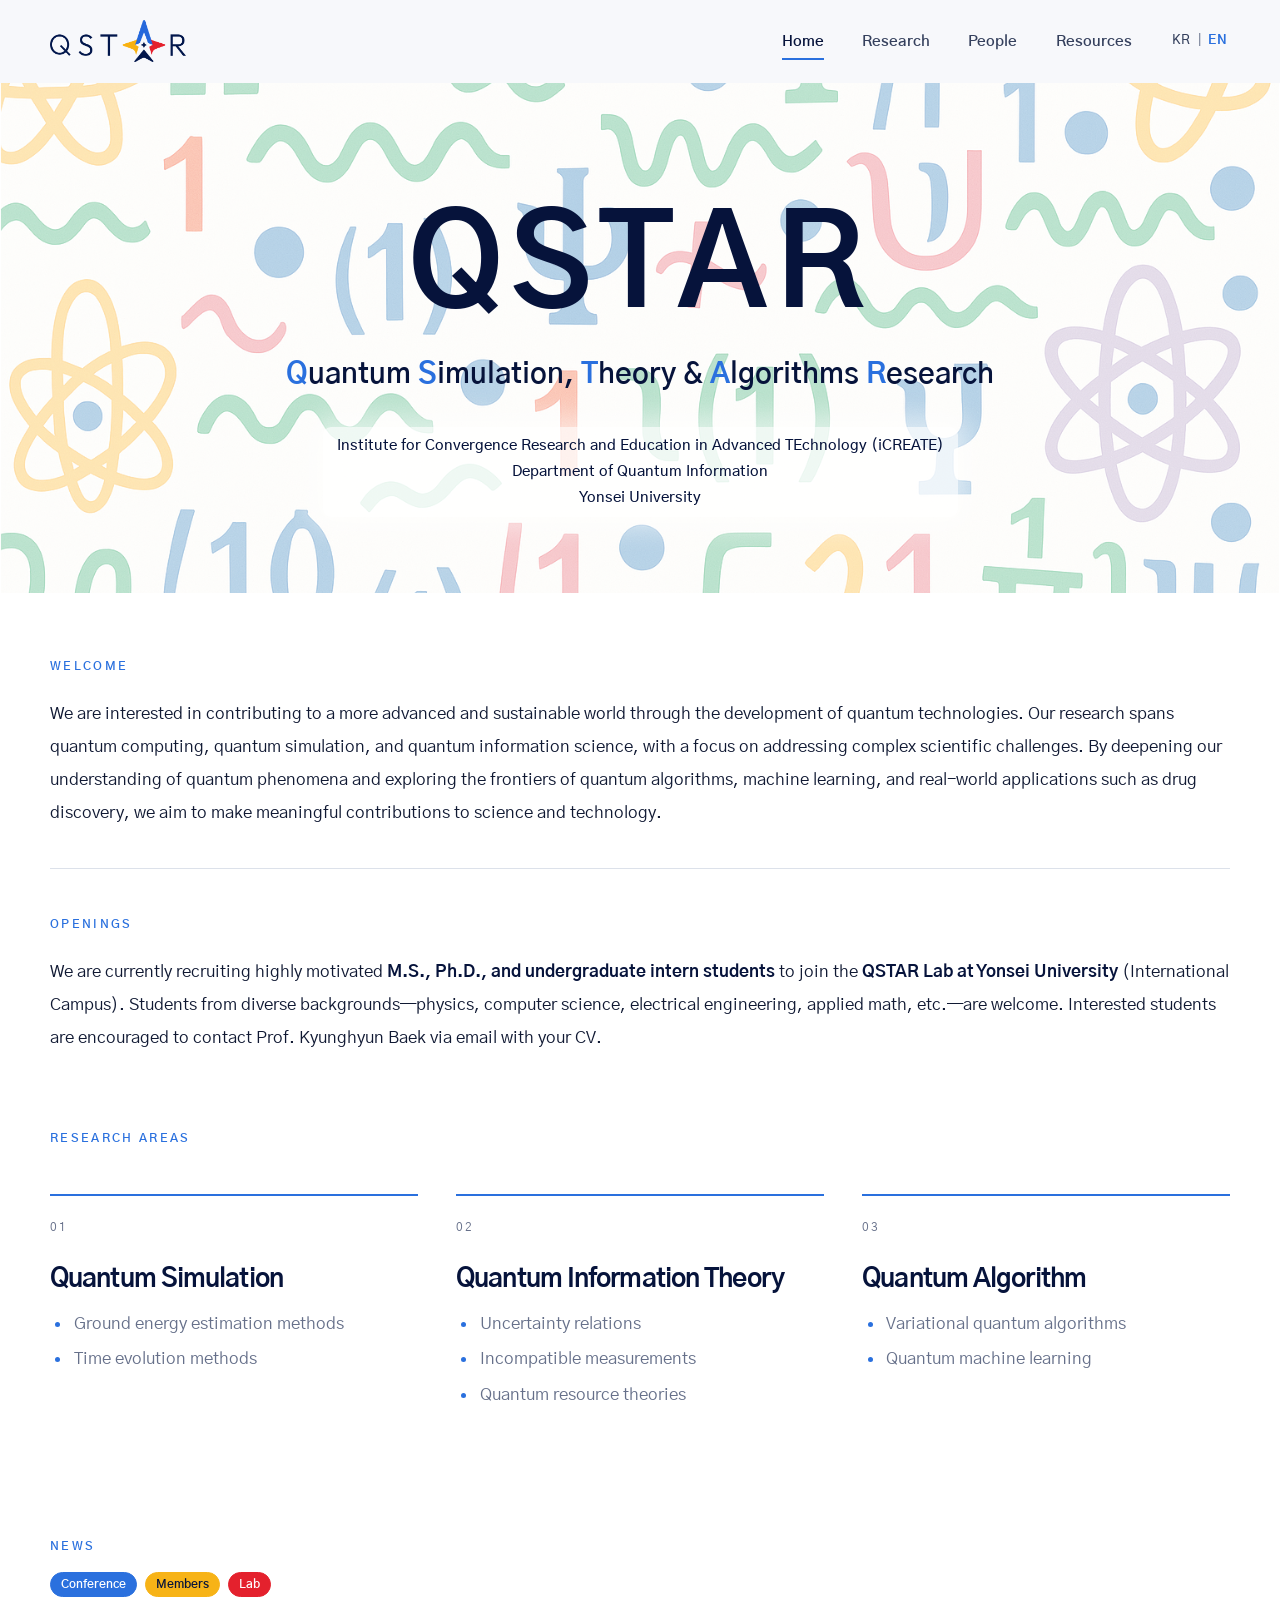
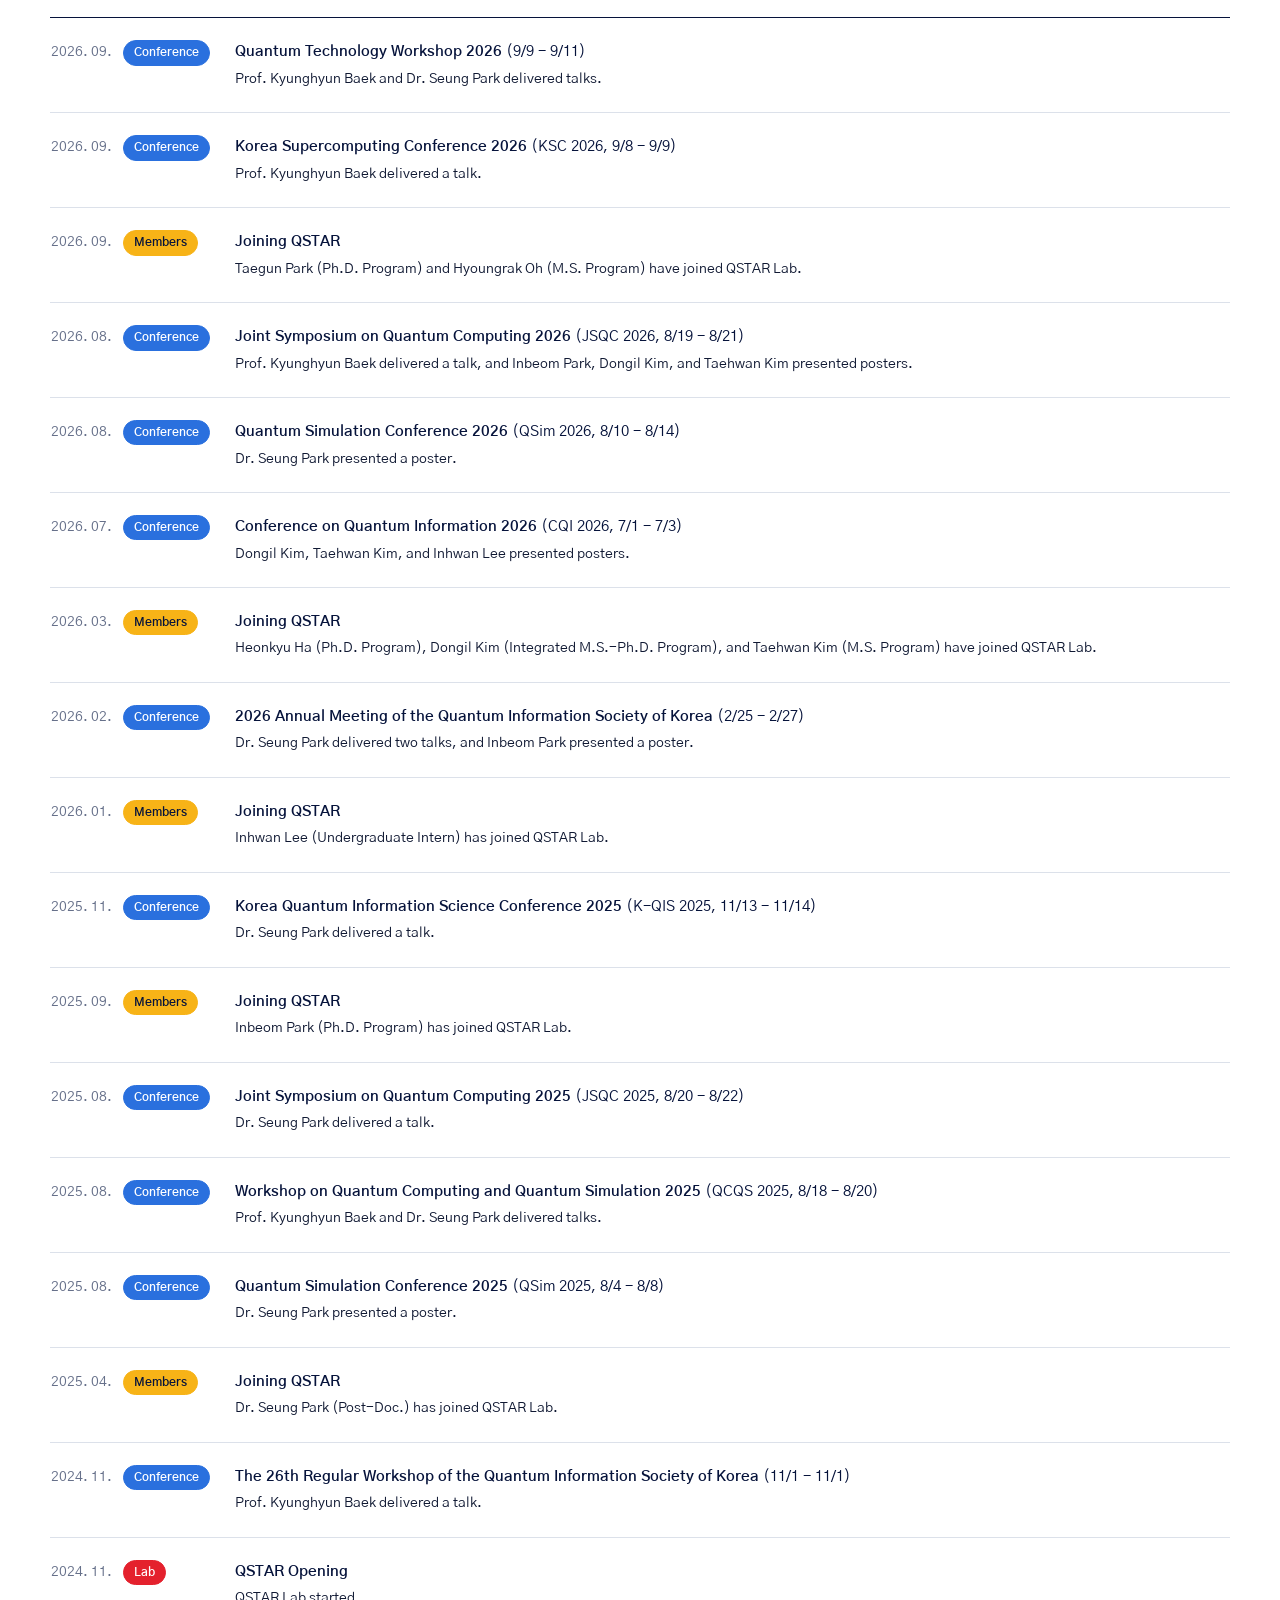
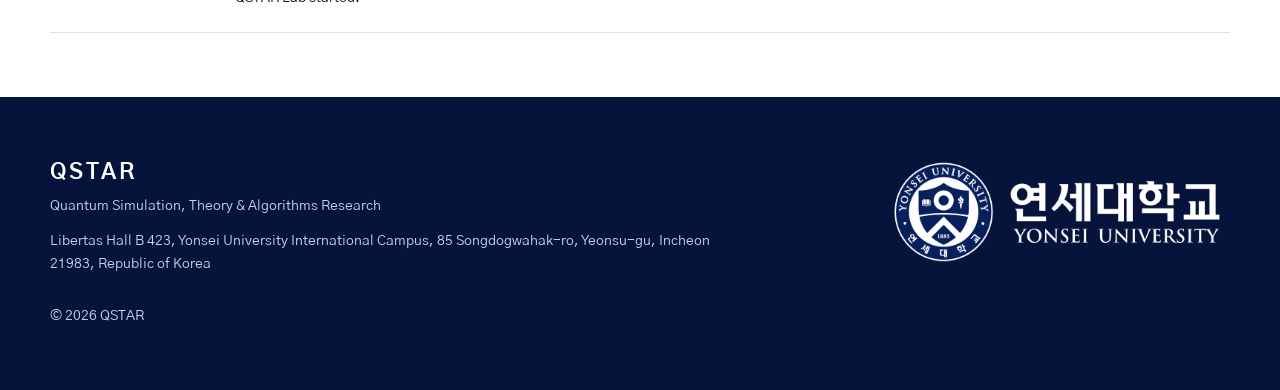
<file: index.html>
<!doctype html>
<html lang="en">
  <head>
    <meta charset="utf-8">
    <meta name="viewport" content="width=device-width, initial-scale=1">
    <meta name="format-detection" content="email=no">
    <meta name="theme-color" content="#06194a">
    <title>QSTAR | Quantum Simulation, Theory &amp; Algorithms Research</title>
    <meta name="description" content="QSTAR is the Quantum Simulation, Theory &amp; Algorithms Research group at Yonsei University.">
    <link rel="canonical" href="https://qstar-lab.github.io/">
    <meta property="og:type" content="website">
    <meta property="og:locale" content="en_US">
    <meta property="og:site_name" content="QSTAR">
    <meta property="og:title" content="QSTAR | Quantum Simulation, Theory &amp; Algorithms Research">
    <meta property="og:description" content="QSTAR is the Quantum Simulation, Theory &amp; Algorithms Research group at Yonsei University.">
    <meta property="og:url" content="https://qstar-lab.github.io/">
    <meta property="og:image" content="https://qstar-lab.github.io/assets/images/qstar-logo/qstar-og.png">
    <meta property="og:image:width" content="1200">
    <meta property="og:image:height" content="630">
    <meta property="og:image:alt" content="QSTAR — Quantum Simulation, Theory and Algorithms Research, Yonsei University">
    <meta name="twitter:card" content="summary_large_image">
    <meta name="twitter:title" content="QSTAR | Quantum Simulation, Theory &amp; Algorithms Research">
    <meta name="twitter:description" content="QSTAR is the Quantum Simulation, Theory &amp; Algorithms Research group at Yonsei University.">
    <meta name="twitter:image" content="https://qstar-lab.github.io/assets/images/qstar-logo/qstar-og.png">
    <meta name="twitter:image:alt" content="QSTAR — Quantum Simulation, Theory and Algorithms Research, Yonsei University">
    <link rel="icon" type="image/png" href="/favicon.png">
    <link rel="preconnect" href="https://fonts.googleapis.com">
    <link rel="preconnect" href="https://fonts.gstatic.com" crossorigin>
    <link href="https://fonts.googleapis.com/css2?family=Gothic+A1:wght@400;500;600;700&display=swap" rel="stylesheet">
    
    <link rel="stylesheet" href="/assets/css/main.css?v=1792994848">
    <script src="/assets/js/main.js?v=1792994848" defer></script>
  </head>
  <body class="page-home language-en">
    <a class="skip-link" href="#main-content">Skip to content</a>
    



<header class="site-header" data-header>
  <div class="shell header-inner">
    <a class="brand" href="/" aria-label="QSTAR Yonsei University">
      <img class="brand-logo" src="/assets/images/qstar-logo/qstar-simple.png" alt="" width="1000" height="302">
    </a>

    <nav class="site-nav" id="site-navigation" aria-label="Primary navigation">
      
        
        
        <a href="/" class="is-active" aria-current="page">Home</a>
      
        
        
        <a href="/research/">Research</a>
      
        
        
        <a href="/people/">People</a>
      
        
        
        <a href="/resources/">Resources</a>
      
    </nav>

    <div class="header-actions">
      <button class="language-switch" type="button" aria-label="View this page in Korean">
        <span aria-hidden="true">KR</span>
        <span class="language-divider" aria-hidden="true">|</span>
        <span class="is-current" aria-hidden="true">EN</span>
      </button>
      <button class="menu-toggle" type="button" aria-expanded="false" aria-controls="site-navigation">
        <span class="sr-only">Toggle navigation</span>
        <span></span><span></span><span></span>
      </button>
    </div>
  </div>
</header>

    <main id="main-content">





<section class="hero">
  <div class="shell hero-grid">
    <div class="hero-copy reveal">
      <h1>QSTAR</h1>
      <p class="hero-subtitle">
        <span class="sr-only">Quantum Simulation, Theory &amp; Algorithms Research</span>
        <span aria-hidden="true">
          
          
            
            
              <span class="hero-subtitle-word"><span class="hero-subtitle-initial">Q</span>uantum</span>
            
          
            
            
              <span class="hero-subtitle-word"><span class="hero-subtitle-initial">S</span>imulation,</span>
            
          
            
            
              <span class="hero-subtitle-word"><span class="hero-subtitle-initial">T</span>heory</span>
            
          
            
            
              <span class="hero-subtitle-word">&amp;</span>
            
          
            
            
              <span class="hero-subtitle-word"><span class="hero-subtitle-initial">A</span>lgorithms</span>
            
          
            
            
              <span class="hero-subtitle-word"><span class="hero-subtitle-initial">R</span>esearch</span>
            
          
        </span>
      </p>
      <div class="hero-affiliations">
        
          <p>Institute for Convergence Research and Education in Advanced TEchnology (iCREATE)</p>
        
          <p>Department of Quantum Information</p>
        
          <p>Yonsei University</p>
        
      </div>
    </div>
  </div>
</section>

<section class="section welcome-section">
  <div class="shell welcome-content reveal">
    <h2 class="eyebrow section-label">WELCOME</h2>
    <div class="welcome-body">
      <p>We are interested in contributing to a more advanced and sustainable world through the development of quantum technologies. Our research spans quantum computing, quantum simulation, and quantum information science, with a focus on addressing complex scientific challenges. By deepening our understanding of quantum phenomena and exploring the frontiers of quantum algorithms, machine learning, and real-world applications such as drug discovery, we aim to make meaningful contributions to science and technology.</p>
    </div>
  </div>
</section>

<section class="section openings-section">
  <div class="shell openings-content reveal">
    <h2 class="eyebrow section-label">OPENINGS</h2>
    <div class="openings-body"><p>We are currently recruiting highly motivated <strong>M.S., Ph.D., and undergraduate intern students</strong> to join the <strong>QSTAR Lab at Yonsei University</strong> (International Campus). Students from diverse backgrounds—physics, computer science, electrical engineering, applied math, etc.—are welcome. Interested students are encouraged to contact Prof. Kyunghyun Baek via email with your CV.</p>
</div>
  </div>
</section>

<section class="section research-areas-section">
  <div class="shell">
    <h2 class="eyebrow section-label reveal">Research Areas</h2>
    <div class="research-areas-grid">
      
        
        <article class="research-area reveal">
          <span class="research-area-number" aria-hidden="true">01</span>
          <h3>Quantum Simulation</h3>
          <ul>
            
              <li>Ground energy estimation methods</li>
            
              <li>Time evolution methods</li>
            
          </ul>
        </article>
      
        
        <article class="research-area reveal">
          <span class="research-area-number" aria-hidden="true">02</span>
          <h3>Quantum Information Theory</h3>
          <ul>
            
              <li>Uncertainty relations</li>
            
              <li>Incompatible measurements</li>
            
              <li>Quantum resource theories</li>
            
          </ul>
        </article>
      
        
        <article class="research-area reveal">
          <span class="research-area-number" aria-hidden="true">03</span>
          <h3>Quantum Algorithm</h3>
          <ul>
            
              <li>Variational quantum algorithms</li>
            
              <li>Quantum machine learning</li>
            
          </ul>
        </article>
      
    </div>
  </div>
</section>










<section class="section news-section">
  <div class="shell">
    <h2 class="eyebrow section-label reveal">News</h2>
    <div class="news-filters" role="group" aria-label="Filter news">
      <button type="button" class="news-filter-button news-filter--conference" data-news-filter="conference" aria-pressed="true" aria-controls="news-table">Conference</button>
      <button type="button" class="news-filter-button news-filter--members" data-news-filter="members" aria-pressed="true" aria-controls="news-table">Members</button>
      <button type="button" class="news-filter-button news-filter--lab" data-news-filter="lab" aria-pressed="true" aria-controls="news-table">Lab</button>
    </div>
    <table class="news-table" id="news-table">
      <caption class="sr-only">News</caption>
      <tbody>
          
            
            
            
                
                <tr data-news-kind="conference">
                  <th scope="row" class="news-date"><time datetime="2026-09-09">2026. 09.</time> <span class="news-tag news-filter--conference">Conference</span></th>
                  <td class="news-content">
                    <p class="news-event-heading"><a href="https://qclab.korea.ac.kr/main/Quantum_Technology_Workshop_2026" target="_blank" rel="noopener noreferrer">Quantum Technology Workshop 2026</a> <span class="news-event-meta">(9/9 - 9/11)</span></p>
                    <p class="news-event-summary">Prof. Kyunghyun Baek and Dr. Seung Park delivered talks.</p>
                  </td>
                </tr>
            
            
            
            
            
          
            
            
            
                
                <tr data-news-kind="conference">
                  <th scope="row" class="news-date"><time datetime="2026-09-08">2026. 09.</time> <span class="news-tag news-filter--conference">Conference</span></th>
                  <td class="news-content">
                    <p class="news-event-heading"><a href="https://www.myrgst.com/ksc2026/" target="_blank" rel="noopener noreferrer">Korea Supercomputing Conference 2026</a> <span class="news-event-meta">(KSC 2026, 9/8 - 9/9)</span></p>
                    <p class="news-event-summary">Prof. Kyunghyun Baek delivered a talk.</p>
                  </td>
                </tr>
            
            
            
            
            
          
            
            
            
            
            
              
              
              
              
              
              
              <tr data-news-kind="members">
                <th scope="row" class="news-date"><time datetime="2026-09">2026. 09.</time> <span class="news-tag news-filter--members">Members</span></th>
                <td class="news-content">
                  <p class="news-event-heading">Joining QSTAR</p>
                  <p class="news-event-summary">Taegun Park (Ph.D. Program) and Hyoungrak Oh (M.S. Program) have joined QSTAR Lab.</p>
                </td>
              </tr>
            
            
            
          
            
            
            
                
                <tr data-news-kind="conference">
                  <th scope="row" class="news-date"><time datetime="2026-08-19">2026. 08.</time> <span class="news-tag news-filter--conference">Conference</span></th>
                  <td class="news-content">
                    <p class="news-event-heading"><a href="https://iqit.yonsei.ac.kr/jsqc2026" target="_blank" rel="noopener noreferrer">Joint Symposium on Quantum Computing 2026</a> <span class="news-event-meta">(JSQC 2026, 8/19 - 8/21)</span></p>
                    <p class="news-event-summary">Prof. Kyunghyun Baek delivered a talk, and Inbeom Park, Dongil Kim, and Taehwan Kim presented posters.</p>
                  </td>
                </tr>
            
            
            
            
            
          
            
            
            
                
                <tr data-news-kind="conference">
                  <th scope="row" class="news-date"><time datetime="2026-08-10">2026. 08.</time> <span class="news-tag news-filter--conference">Conference</span></th>
                  <td class="news-content">
                    <p class="news-event-heading"><a href="https://qsim2026.qsimconference.org" target="_blank" rel="noopener noreferrer">Quantum Simulation Conference 2026</a> <span class="news-event-meta">(QSim 2026, 8/10 - 8/14)</span></p>
                    <p class="news-event-summary">Dr. Seung Park presented a poster.</p>
                  </td>
                </tr>
            
            
            
            
            
          
            
            
            
                
                <tr data-news-kind="conference">
                  <th scope="row" class="news-date"><time datetime="2026-07-01">2026. 07.</time> <span class="news-tag news-filter--conference">Conference</span></th>
                  <td class="news-content">
                    <p class="news-event-heading"><a href="https://www.qisk.or.kr/content/conferences/pre_reg_guide.php?id=56" target="_blank" rel="noopener noreferrer">Conference on Quantum Information 2026</a> <span class="news-event-meta">(CQI 2026, 7/1 - 7/3)</span></p>
                    <p class="news-event-summary">Dongil Kim, Taehwan Kim, and Inhwan Lee presented posters.</p>
                  </td>
                </tr>
            
            
            
            
            
          
            
            
            
            
            
              
              
              
              
              
              
              <tr data-news-kind="members">
                <th scope="row" class="news-date"><time datetime="2026-03">2026. 03.</time> <span class="news-tag news-filter--members">Members</span></th>
                <td class="news-content">
                  <p class="news-event-heading">Joining QSTAR</p>
                  <p class="news-event-summary">Heonkyu Ha (Ph.D. Program), Dongil Kim (Integrated M.S.-Ph.D. Program), and Taehwan Kim (M.S. Program) have joined QSTAR Lab.</p>
                </td>
              </tr>
            
            
            
          
            
            
            
                
                <tr data-news-kind="conference">
                  <th scope="row" class="news-date"><time datetime="2026-02-25">2026. 02.</time> <span class="news-tag news-filter--conference">Conference</span></th>
                  <td class="news-content">
                    <p class="news-event-heading"><a href="https://www.qisk.or.kr/content/conferences/pre_reg_guide.php?id=53" target="_blank" rel="noopener noreferrer">2026 Annual Meeting of the Quantum Information Society of Korea</a> <span class="news-event-meta">(2/25 - 2/27)</span></p>
                    <p class="news-event-summary">Dr. Seung Park delivered two talks, and Inbeom Park presented a poster.</p>
                  </td>
                </tr>
            
            
            
            
            
          
            
            
            
            
            
              
              
              
              
              
              
              <tr data-news-kind="members">
                <th scope="row" class="news-date"><time datetime="2026-01">2026. 01.</time> <span class="news-tag news-filter--members">Members</span></th>
                <td class="news-content">
                  <p class="news-event-heading">Joining QSTAR</p>
                  <p class="news-event-summary">Inhwan Lee (Undergraduate Intern) has joined QSTAR Lab.</p>
                </td>
              </tr>
            
            
            
          
            
            
            
                
                <tr data-news-kind="conference">
                  <th scope="row" class="news-date"><time datetime="2025-11-13">2025. 11.</time> <span class="news-tag news-filter--conference">Conference</span></th>
                  <td class="news-content">
                    <p class="news-event-heading"><a href="https://www.osk.or.kr/conference/event/index.php?cfrid=135" target="_blank" rel="noopener noreferrer">Korea Quantum Information Science Conference 2025</a> <span class="news-event-meta">(K-QIS 2025, 11/13 - 11/14)</span></p>
                    <p class="news-event-summary">Dr. Seung Park delivered a talk.</p>
                  </td>
                </tr>
            
            
            
            
            
          
            
            
            
            
            
              
              
              
              
              
              
              <tr data-news-kind="members">
                <th scope="row" class="news-date"><time datetime="2025-09">2025. 09.</time> <span class="news-tag news-filter--members">Members</span></th>
                <td class="news-content">
                  <p class="news-event-heading">Joining QSTAR</p>
                  <p class="news-event-summary">Inbeom Park (Ph.D. Program) has joined QSTAR Lab.</p>
                </td>
              </tr>
            
            
            
          
            
            
            
                
                <tr data-news-kind="conference">
                  <th scope="row" class="news-date"><time datetime="2025-08-20">2025. 08.</time> <span class="news-tag news-filter--conference">Conference</span></th>
                  <td class="news-content">
                    <p class="news-event-heading"><a href="https://quantum.keio.ac.jp/joint-symposium-2025/" target="_blank" rel="noopener noreferrer">Joint Symposium on Quantum Computing 2025</a> <span class="news-event-meta">(JSQC 2025, 8/20 - 8/22)</span></p>
                    <p class="news-event-summary">Dr. Seung Park delivered a talk.</p>
                  </td>
                </tr>
            
            
            
            
            
          
            
            
            
                
                <tr data-news-kind="conference">
                  <th scope="row" class="news-date"><time datetime="2025-08-18">2025. 08.</time> <span class="news-tag news-filter--conference">Conference</span></th>
                  <td class="news-content">
                    <p class="news-event-heading"><a href="https://sites.google.com/yonsei.ac.kr/workshop-qcqs2025" target="_blank" rel="noopener noreferrer">Workshop on Quantum Computing and Quantum Simulation 2025</a> <span class="news-event-meta">(QCQS 2025, 8/18 - 8/20)</span></p>
                    <p class="news-event-summary">Prof. Kyunghyun Baek and Dr. Seung Park delivered talks.</p>
                  </td>
                </tr>
            
            
            
            
            
          
            
            
            
                
                <tr data-news-kind="conference">
                  <th scope="row" class="news-date"><time datetime="2025-08-04">2025. 08.</time> <span class="news-tag news-filter--conference">Conference</span></th>
                  <td class="news-content">
                    <p class="news-event-heading"><a href="https://qsim2025.qsimconference.org" target="_blank" rel="noopener noreferrer">Quantum Simulation Conference 2025</a> <span class="news-event-meta">(QSim 2025, 8/4 - 8/8)</span></p>
                    <p class="news-event-summary">Dr. Seung Park presented a poster.</p>
                  </td>
                </tr>
            
            
            
            
            
          
            
            
            
            
            
              
              
              
              
              
              
              <tr data-news-kind="members">
                <th scope="row" class="news-date"><time datetime="2025-04">2025. 04.</time> <span class="news-tag news-filter--members">Members</span></th>
                <td class="news-content">
                  <p class="news-event-heading">Joining QSTAR</p>
                  <p class="news-event-summary">Dr. Seung Park (Post-Doc.) has joined QSTAR Lab.</p>
                </td>
              </tr>
            
            
            
          
            
            
            
                
                <tr data-news-kind="conference">
                  <th scope="row" class="news-date"><time datetime="2024-11-01">2024. 11.</time> <span class="news-tag news-filter--conference">Conference</span></th>
                  <td class="news-content">
                    <p class="news-event-heading"><a href="https://www.qisk.or.kr/content/conferences/pre_greeting.php?id=39" target="_blank" rel="noopener noreferrer">The 26th Regular Workshop of the Quantum Information Society of Korea</a> <span class="news-event-meta">(11/1 - 11/1)</span></p>
                    <p class="news-event-summary">Prof. Kyunghyun Baek delivered a talk.</p>
                  </td>
                </tr>
            
            
            
            
            
          
            
            
            
            
            
            
            
              
              <tr data-news-kind="lab">
                <th scope="row" class="news-date"><time datetime="2024-11">2024. 11.</time> <span class="news-tag news-filter--lab">Lab</span></th>
                <td class="news-content">
                  <p class="news-event-heading">QSTAR Opening</p>
                  <p class="news-event-summary">QSTAR Lab started.</p>
                </td>
              </tr>
            
          
      </tbody>
    </table>
  </div>
</section>


</main>
    
<footer class="site-footer">
  <div class="shell footer-grid">
    <div>
      <p class="footer-brand">QSTAR</p>
      <p>Quantum Simulation, Theory &amp; Algorithms Research</p>
      <address class="footer-address">Libertas Hall B 423, Yonsei University International Campus, 85 Songdogwahak-ro, Yeonsu-gu, Incheon 21983, Republic of Korea</address>
      <p class="footer-copyright">&copy; 2026 QSTAR</p>
    </div>
    <div class="footer-university">
      <img class="footer-university-mark" src="/assets/images/yonsei-logo/yonsei.png" alt="연세대학교 / Yonsei University" width="916" height="296" loading="lazy">
    </div>
  </div>
</footer>

    <template id="qstar-korean-page" data-title="QSTAR | 연세대학교 양자 시뮬레이션·이론·알고리즘 연구실" data-description="연세대학교 QSTAR 연구실은 양자 시뮬레이션과 양자 알고리즘, 과학 계산을 연구합니다.">
      <a class="skip-link" href="#main-content">본문으로 바로가기</a>
      



<header class="site-header" data-header>
  <div class="shell header-inner">
    <a class="brand" href="/" aria-label="QSTAR 연세대학교">
      <img class="brand-logo" src="/assets/images/qstar-logo/qstar-simple.png" alt="" width="1000" height="302">
    </a>

    <nav class="site-nav" id="site-navigation" aria-label="주요 메뉴">
      
        
        
        <a href="/" class="is-active" aria-current="page">홈</a>
      
        
        
        <a href="/research/">연구</a>
      
        
        
        <a href="/people/">구성원</a>
      
        
        
        <a href="/resources/">자료실</a>
      
    </nav>

    <div class="header-actions">
      <button class="language-switch" type="button" aria-label="View this page in English">
        <span class="is-current" aria-hidden="true">KR</span>
        <span class="language-divider" aria-hidden="true">|</span>
        <span aria-hidden="true">EN</span>
      </button>
      <button class="menu-toggle" type="button" aria-expanded="false" aria-controls="site-navigation">
        <span class="sr-only">메뉴 열기 또는 닫기</span>
        <span></span><span></span><span></span>
      </button>
    </div>
  </div>
</header>

      <main id="main-content">
        
        





<section class="hero">
  <div class="shell hero-grid">
    <div class="hero-copy reveal">
      <h1>QSTAR</h1>
      <p class="hero-subtitle">
        <span class="sr-only">Quantum Simulation, Theory &amp; Algorithms Research</span>
        <span aria-hidden="true">
          
          
            
            
              <span class="hero-subtitle-word"><span class="hero-subtitle-initial">Q</span>uantum</span>
            
          
            
            
              <span class="hero-subtitle-word"><span class="hero-subtitle-initial">S</span>imulation,</span>
            
          
            
            
              <span class="hero-subtitle-word"><span class="hero-subtitle-initial">T</span>heory</span>
            
          
            
            
              <span class="hero-subtitle-word">&amp;</span>
            
          
            
            
              <span class="hero-subtitle-word"><span class="hero-subtitle-initial">A</span>lgorithms</span>
            
          
            
            
              <span class="hero-subtitle-word"><span class="hero-subtitle-initial">R</span>esearch</span>
            
          
        </span>
      </p>
      <div class="hero-affiliations">
        
          <p>연세대학교</p>
        
          <p>융합과학기술원</p>
        
          <p>양자정보학과</p>
        
      </div>
    </div>
  </div>
</section>

<section class="section welcome-section">
  <div class="shell welcome-content reveal">
    <h2 class="eyebrow section-label">환영합니다</h2>
    <div class="welcome-body">
      <p>우리는 양자 기술의 발전을 통해 더욱 발전하고 지속 가능한 세상에 기여하고자 합니다. 양자 컴퓨팅, 양자 시뮬레이션, 양자정보과학 전반을 연구하며 복잡한 과학적 난제를 해결하는 데 초점을 맞추고 있습니다. 양자 현상에 대한 이해를 심화하고 양자 알고리즘과 기계학습의 새로운 가능성, 신약 개발과 같은 실제 응용을 탐구함으로써 과학기술 발전에 의미 있는 기여를 하고자 합니다.</p>
    </div>
  </div>
</section>

<section class="section openings-section">
  <div class="shell openings-content reveal">
    <h2 class="eyebrow section-label">연구원 모집</h2>
    <div class="openings-body"><p><strong>연세대학교 QSTAR 연구실</strong>(국제캠퍼스)에서 함께 연구할 열정적인 <strong>석사과정·박사과정 대학원생 및 학부생 인턴</strong>을 모집합니다. 물리학, 컴퓨터과학, 전기전자공학, 응용수학 등 다양한 전공의 학생들을 환영합니다. 관심 있는 학생은 이력서(CV)를 첨부해 백경현 교수에게 이메일로 연락해 주시기 바랍니다.</p>
</div>
  </div>
</section>

<section class="section research-areas-section">
  <div class="shell">
    <h2 class="eyebrow section-label reveal">연구 분야</h2>
    <div class="research-areas-grid">
      
        
        <article class="research-area reveal">
          <span class="research-area-number" aria-hidden="true">01</span>
          <h3>양자시뮬레이션</h3>
          <ul>
            
              <li>Ground energy estimation methods</li>
            
              <li>Time evolution methods</li>
            
          </ul>
        </article>
      
        
        <article class="research-area reveal">
          <span class="research-area-number" aria-hidden="true">02</span>
          <h3>양자정보이론</h3>
          <ul>
            
              <li>Uncertainty relations</li>
            
              <li>Incompatible measurements</li>
            
              <li>Quantum resource theories</li>
            
          </ul>
        </article>
      
        
        <article class="research-area reveal">
          <span class="research-area-number" aria-hidden="true">03</span>
          <h3>양자알고리즘</h3>
          <ul>
            
              <li>Variational quantum algorithms</li>
            
              <li>Quantum machine learning</li>
            
          </ul>
        </article>
      
    </div>
  </div>
</section>










<section class="section news-section">
  <div class="shell">
    <h2 class="eyebrow section-label reveal">소식</h2>
    <div class="news-filters" role="group" aria-label="소식 필터">
      <button type="button" class="news-filter-button news-filter--conference" data-news-filter="conference" aria-pressed="true" aria-controls="news-table">학회</button>
      <button type="button" class="news-filter-button news-filter--members" data-news-filter="members" aria-pressed="true" aria-controls="news-table">구성원</button>
      <button type="button" class="news-filter-button news-filter--lab" data-news-filter="lab" aria-pressed="true" aria-controls="news-table">연구실</button>
    </div>
    <table class="news-table" id="news-table">
      <caption class="sr-only">소식</caption>
      <tbody>
          
            
            
            
                
                <tr data-news-kind="conference">
                  <th scope="row" class="news-date"><time datetime="2026-09-09">2026. 09.</time> <span class="news-tag news-filter--conference">학회</span></th>
                  <td class="news-content">
                    <p class="news-event-heading"><a href="https://qclab.korea.ac.kr/main/Quantum_Technology_Workshop_2026" target="_blank" rel="noopener noreferrer">Quantum Technology Workshop 2026</a> <span class="news-event-meta">(9/9 - 9/11)</span></p>
                    <p class="news-event-summary">백경현 교수와 박승 박사가 구두 발표를 진행했습니다.</p>
                  </td>
                </tr>
            
            
            
            
            
          
            
            
            
                
                <tr data-news-kind="conference">
                  <th scope="row" class="news-date"><time datetime="2026-09-08">2026. 09.</time> <span class="news-tag news-filter--conference">학회</span></th>
                  <td class="news-content">
                    <p class="news-event-heading"><a href="https://www.myrgst.com/ksc2026/" target="_blank" rel="noopener noreferrer">한국슈퍼컴퓨팅컨퍼런스 2026</a> <span class="news-event-meta">(KSC 2026, 9/8 - 9/9)</span></p>
                    <p class="news-event-summary">백경현 교수가 구두 발표를 진행했습니다.</p>
                  </td>
                </tr>
            
            
            
            
            
          
            
            
            
            
            
              
              
              
              
              
              
              <tr data-news-kind="members">
                <th scope="row" class="news-date"><time datetime="2026-09">2026. 09.</time> <span class="news-tag news-filter--members">구성원</span></th>
                <td class="news-content">
                  <p class="news-event-heading">QSTAR 합류</p>
                  <p class="news-event-summary">박태건 학생(박사과정), 오형락 학생(석사과정)이 QSTAR 연구실에 합류했습니다.</p>
                </td>
              </tr>
            
            
            
          
            
            
            
                
                <tr data-news-kind="conference">
                  <th scope="row" class="news-date"><time datetime="2026-08-19">2026. 08.</time> <span class="news-tag news-filter--conference">학회</span></th>
                  <td class="news-content">
                    <p class="news-event-heading"><a href="https://iqit.yonsei.ac.kr/jsqc2026" target="_blank" rel="noopener noreferrer">Joint Symposium on Quantum Computing 2026</a> <span class="news-event-meta">(JSQC 2026, 8/19 - 8/21)</span></p>
                    <p class="news-event-summary">백경현 교수가 구두 발표를, 박인범·김동일·김태환 학생이 포스터 발표를 진행했습니다.</p>
                  </td>
                </tr>
            
            
            
            
            
          
            
            
            
                
                <tr data-news-kind="conference">
                  <th scope="row" class="news-date"><time datetime="2026-08-10">2026. 08.</time> <span class="news-tag news-filter--conference">학회</span></th>
                  <td class="news-content">
                    <p class="news-event-heading"><a href="https://qsim2026.qsimconference.org" target="_blank" rel="noopener noreferrer">Quantum Simulation Conference 2026</a> <span class="news-event-meta">(QSim 2026, 8/10 - 8/14)</span></p>
                    <p class="news-event-summary">박승 박사가 포스터 발표를 진행했습니다.</p>
                  </td>
                </tr>
            
            
            
            
            
          
            
            
            
                
                <tr data-news-kind="conference">
                  <th scope="row" class="news-date"><time datetime="2026-07-01">2026. 07.</time> <span class="news-tag news-filter--conference">학회</span></th>
                  <td class="news-content">
                    <p class="news-event-heading"><a href="https://www.qisk.or.kr/content/conferences/pre_reg_guide.php?id=56" target="_blank" rel="noopener noreferrer">Conference on Quantum Information 2026</a> <span class="news-event-meta">(CQI 2026, 7/1 - 7/3)</span></p>
                    <p class="news-event-summary">김동일·김태환·이인환 학생이 포스터 발표를 진행했습니다.</p>
                  </td>
                </tr>
            
            
            
            
            
          
            
            
            
            
            
              
              
              
              
              
              
              <tr data-news-kind="members">
                <th scope="row" class="news-date"><time datetime="2026-03">2026. 03.</time> <span class="news-tag news-filter--members">구성원</span></th>
                <td class="news-content">
                  <p class="news-event-heading">QSTAR 합류</p>
                  <p class="news-event-summary">하헌규 학생(박사과정), 김동일 학생(석박통합과정), 김태환 학생(석사과정)이 QSTAR 연구실에 합류했습니다.</p>
                </td>
              </tr>
            
            
            
          
            
            
            
                
                <tr data-news-kind="conference">
                  <th scope="row" class="news-date"><time datetime="2026-02-25">2026. 02.</time> <span class="news-tag news-filter--conference">학회</span></th>
                  <td class="news-content">
                    <p class="news-event-heading"><a href="https://www.qisk.or.kr/content/conferences/pre_reg_guide.php?id=53" target="_blank" rel="noopener noreferrer">2026 한국양자정보학회 정기학술대회 및 정기총회</a> <span class="news-event-meta">(2/25 - 2/27)</span></p>
                    <p class="news-event-summary">박승 박사가 구두 발표를, 박인범 학생이 포스터 발표를 진행했습니다.</p>
                  </td>
                </tr>
            
            
            
            
            
          
            
            
            
            
            
              
              
              
              
              
              
              <tr data-news-kind="members">
                <th scope="row" class="news-date"><time datetime="2026-01">2026. 01.</time> <span class="news-tag news-filter--members">구성원</span></th>
                <td class="news-content">
                  <p class="news-event-heading">QSTAR 합류</p>
                  <p class="news-event-summary">이인환 학생(학부생 인턴)이 QSTAR 연구실에 합류했습니다.</p>
                </td>
              </tr>
            
            
            
          
            
            
            
                
                <tr data-news-kind="conference">
                  <th scope="row" class="news-date"><time datetime="2025-11-13">2025. 11.</time> <span class="news-tag news-filter--conference">학회</span></th>
                  <td class="news-content">
                    <p class="news-event-heading"><a href="https://www.osk.or.kr/conference/event/index.php?cfrid=135" target="_blank" rel="noopener noreferrer">제8회 양자정보학술대회</a> <span class="news-event-meta">(K-QIS 2025, 11/13 - 11/14)</span></p>
                    <p class="news-event-summary">박승 박사가 구두 발표를 진행했습니다.</p>
                  </td>
                </tr>
            
            
            
            
            
          
            
            
            
            
            
              
              
              
              
              
              
              <tr data-news-kind="members">
                <th scope="row" class="news-date"><time datetime="2025-09">2025. 09.</time> <span class="news-tag news-filter--members">구성원</span></th>
                <td class="news-content">
                  <p class="news-event-heading">QSTAR 합류</p>
                  <p class="news-event-summary">박인범 학생(박사과정)이 QSTAR 연구실에 합류했습니다.</p>
                </td>
              </tr>
            
            
            
          
            
            
            
                
                <tr data-news-kind="conference">
                  <th scope="row" class="news-date"><time datetime="2025-08-20">2025. 08.</time> <span class="news-tag news-filter--conference">학회</span></th>
                  <td class="news-content">
                    <p class="news-event-heading"><a href="https://quantum.keio.ac.jp/joint-symposium-2025/" target="_blank" rel="noopener noreferrer">Joint Symposium on Quantum Computing 2025</a> <span class="news-event-meta">(JSQC 2025, 8/20 - 8/22)</span></p>
                    <p class="news-event-summary">박승 박사가 구두 발표를 진행했습니다.</p>
                  </td>
                </tr>
            
            
            
            
            
          
            
            
            
                
                <tr data-news-kind="conference">
                  <th scope="row" class="news-date"><time datetime="2025-08-18">2025. 08.</time> <span class="news-tag news-filter--conference">학회</span></th>
                  <td class="news-content">
                    <p class="news-event-heading"><a href="https://sites.google.com/yonsei.ac.kr/workshop-qcqs2025" target="_blank" rel="noopener noreferrer">Workshop on Quantum Computing and Quantum Simulation 2025</a> <span class="news-event-meta">(QCQS 2025, 8/18 - 8/20)</span></p>
                    <p class="news-event-summary">백경현 교수, 박승 박사가 구두 발표를 진행했습니다.</p>
                  </td>
                </tr>
            
            
            
            
            
          
            
            
            
                
                <tr data-news-kind="conference">
                  <th scope="row" class="news-date"><time datetime="2025-08-04">2025. 08.</time> <span class="news-tag news-filter--conference">학회</span></th>
                  <td class="news-content">
                    <p class="news-event-heading"><a href="https://qsim2025.qsimconference.org" target="_blank" rel="noopener noreferrer">Quantum Simulation Conference 2025</a> <span class="news-event-meta">(QSim 2025, 8/4 - 8/8)</span></p>
                    <p class="news-event-summary">박승 박사가 포스터 발표를 진행했습니다.</p>
                  </td>
                </tr>
            
            
            
            
            
          
            
            
            
            
            
              
              
              
              
              
              
              <tr data-news-kind="members">
                <th scope="row" class="news-date"><time datetime="2025-04">2025. 04.</time> <span class="news-tag news-filter--members">구성원</span></th>
                <td class="news-content">
                  <p class="news-event-heading">QSTAR 합류</p>
                  <p class="news-event-summary">박승 박사(박사후연구원)가 QSTAR 연구실에 합류했습니다.</p>
                </td>
              </tr>
            
            
            
          
            
            
            
                
                <tr data-news-kind="conference">
                  <th scope="row" class="news-date"><time datetime="2024-11-01">2024. 11.</time> <span class="news-tag news-filter--conference">학회</span></th>
                  <td class="news-content">
                    <p class="news-event-heading"><a href="https://www.qisk.or.kr/content/conferences/pre_greeting.php?id=39" target="_blank" rel="noopener noreferrer">제26회 한국양자정보학회 정기워크샵</a> <span class="news-event-meta">(11/1 - 11/1)</span></p>
                    <p class="news-event-summary">백경현 교수가 구두 발표를 진행했습니다.</p>
                  </td>
                </tr>
            
            
            
            
            
          
            
            
            
            
            
            
            
              
              <tr data-news-kind="lab">
                <th scope="row" class="news-date"><time datetime="2024-11">2024. 11.</time> <span class="news-tag news-filter--lab">연구실</span></th>
                <td class="news-content">
                  <p class="news-event-heading">QSTAR 개설</p>
                  <p class="news-event-summary">QSTAR 연구실이 개설되었습니다.</p>
                </td>
              </tr>
            
          
      </tbody>
    </table>
  </div>
</section>


      </main>
      
<footer class="site-footer">
  <div class="shell footer-grid">
    <div>
      <p class="footer-brand">QSTAR</p>
      <p>Quantum Simulation, Theory &amp; Algorithms Research</p>
      <address class="footer-address">인천광역시 연수구 송도과학로 85, 연세대학교 국제캠퍼스 자유관B 423호</address>
      <p class="footer-copyright">&copy; 2026 QSTAR</p>
    </div>
    <div class="footer-university">
      <img class="footer-university-mark" src="/assets/images/yonsei-logo/yonsei.png" alt="연세대학교 / Yonsei University" width="916" height="296" loading="lazy">
    </div>
  </div>
</footer>

    </template>
  </body>
</html>
</file>
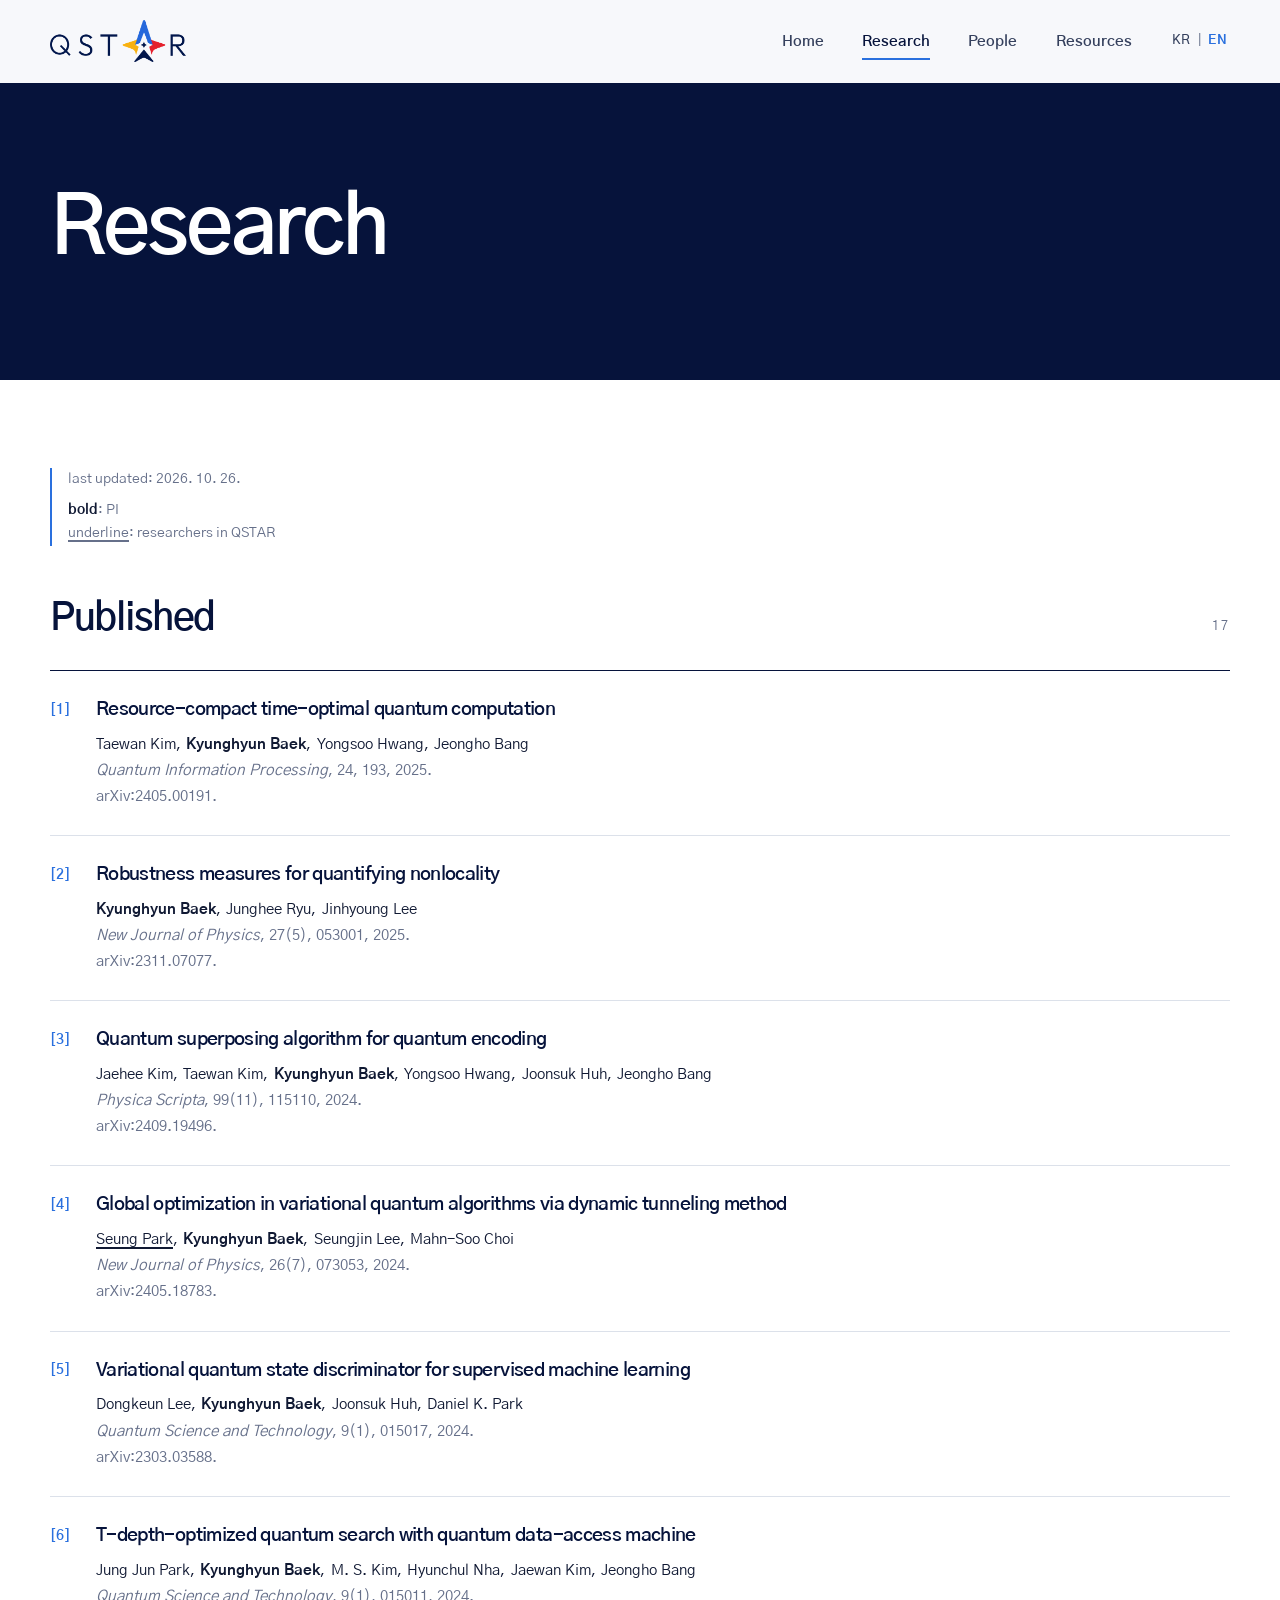
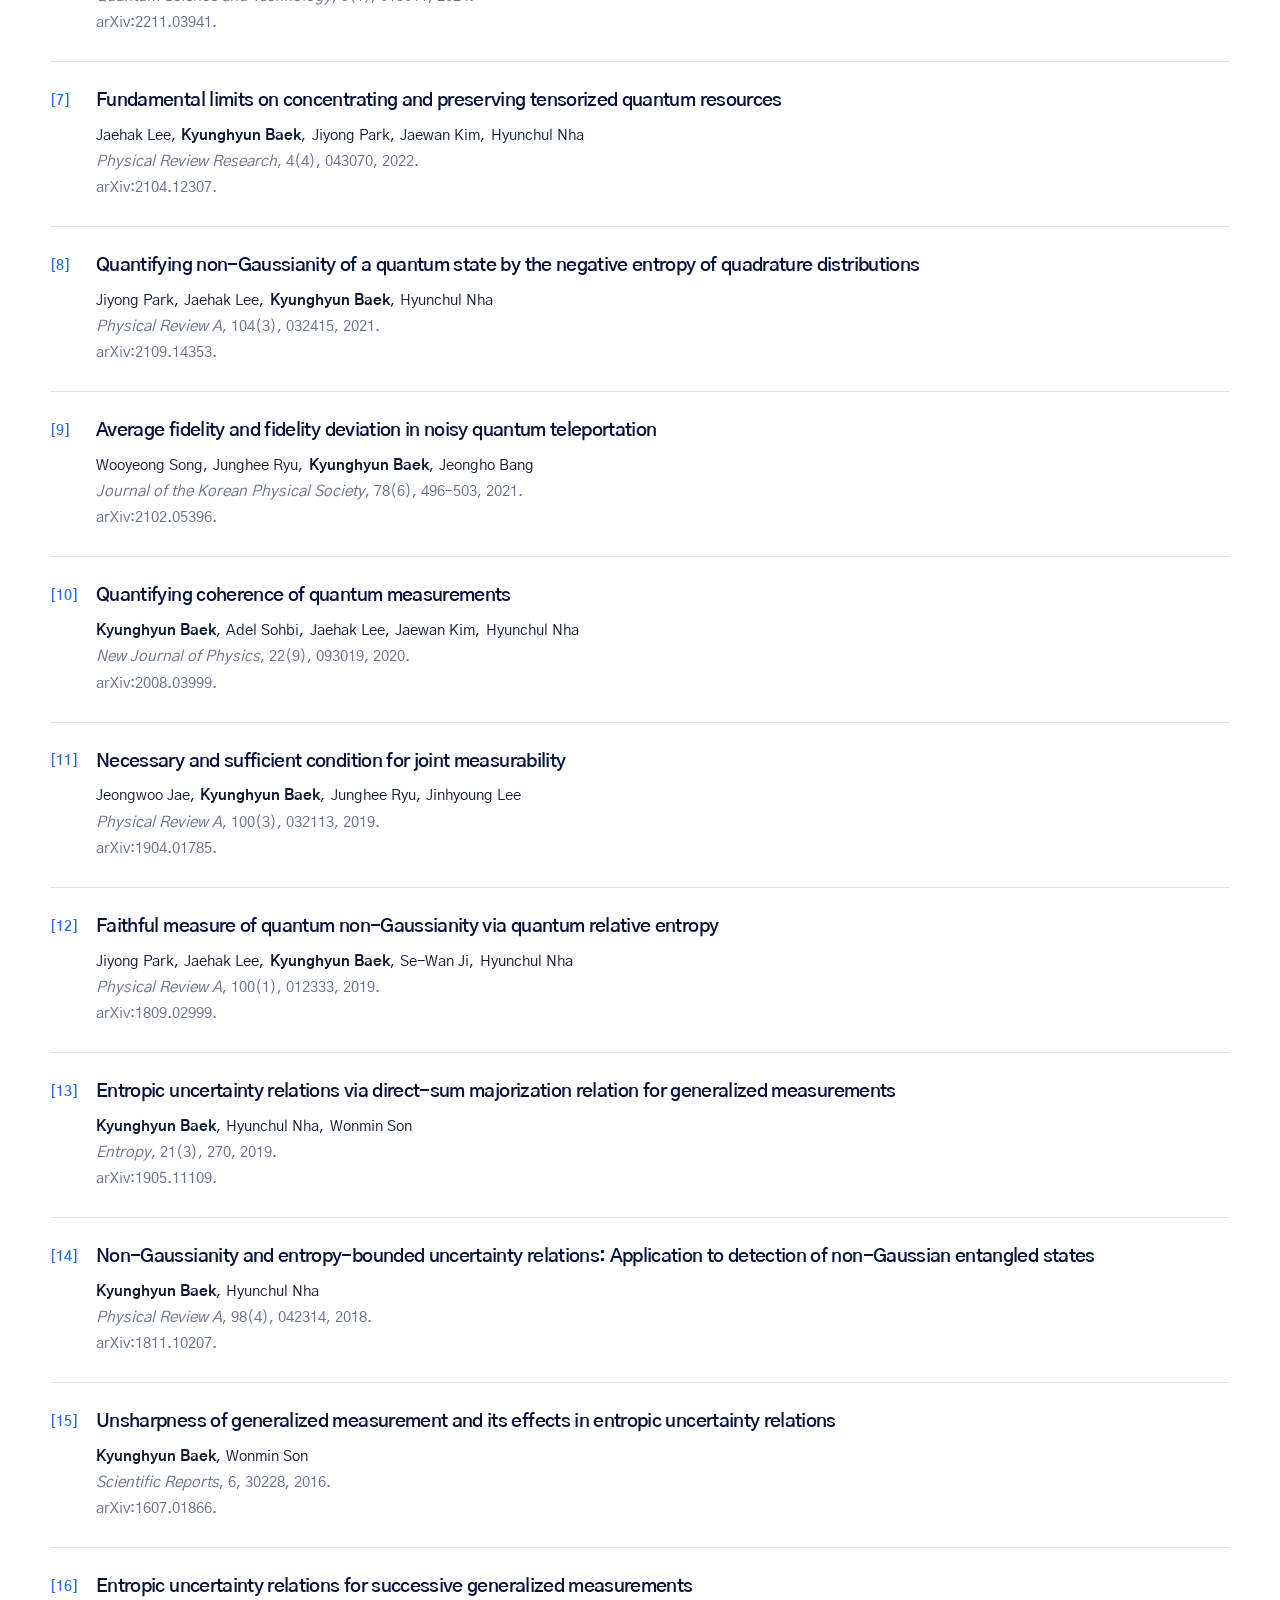
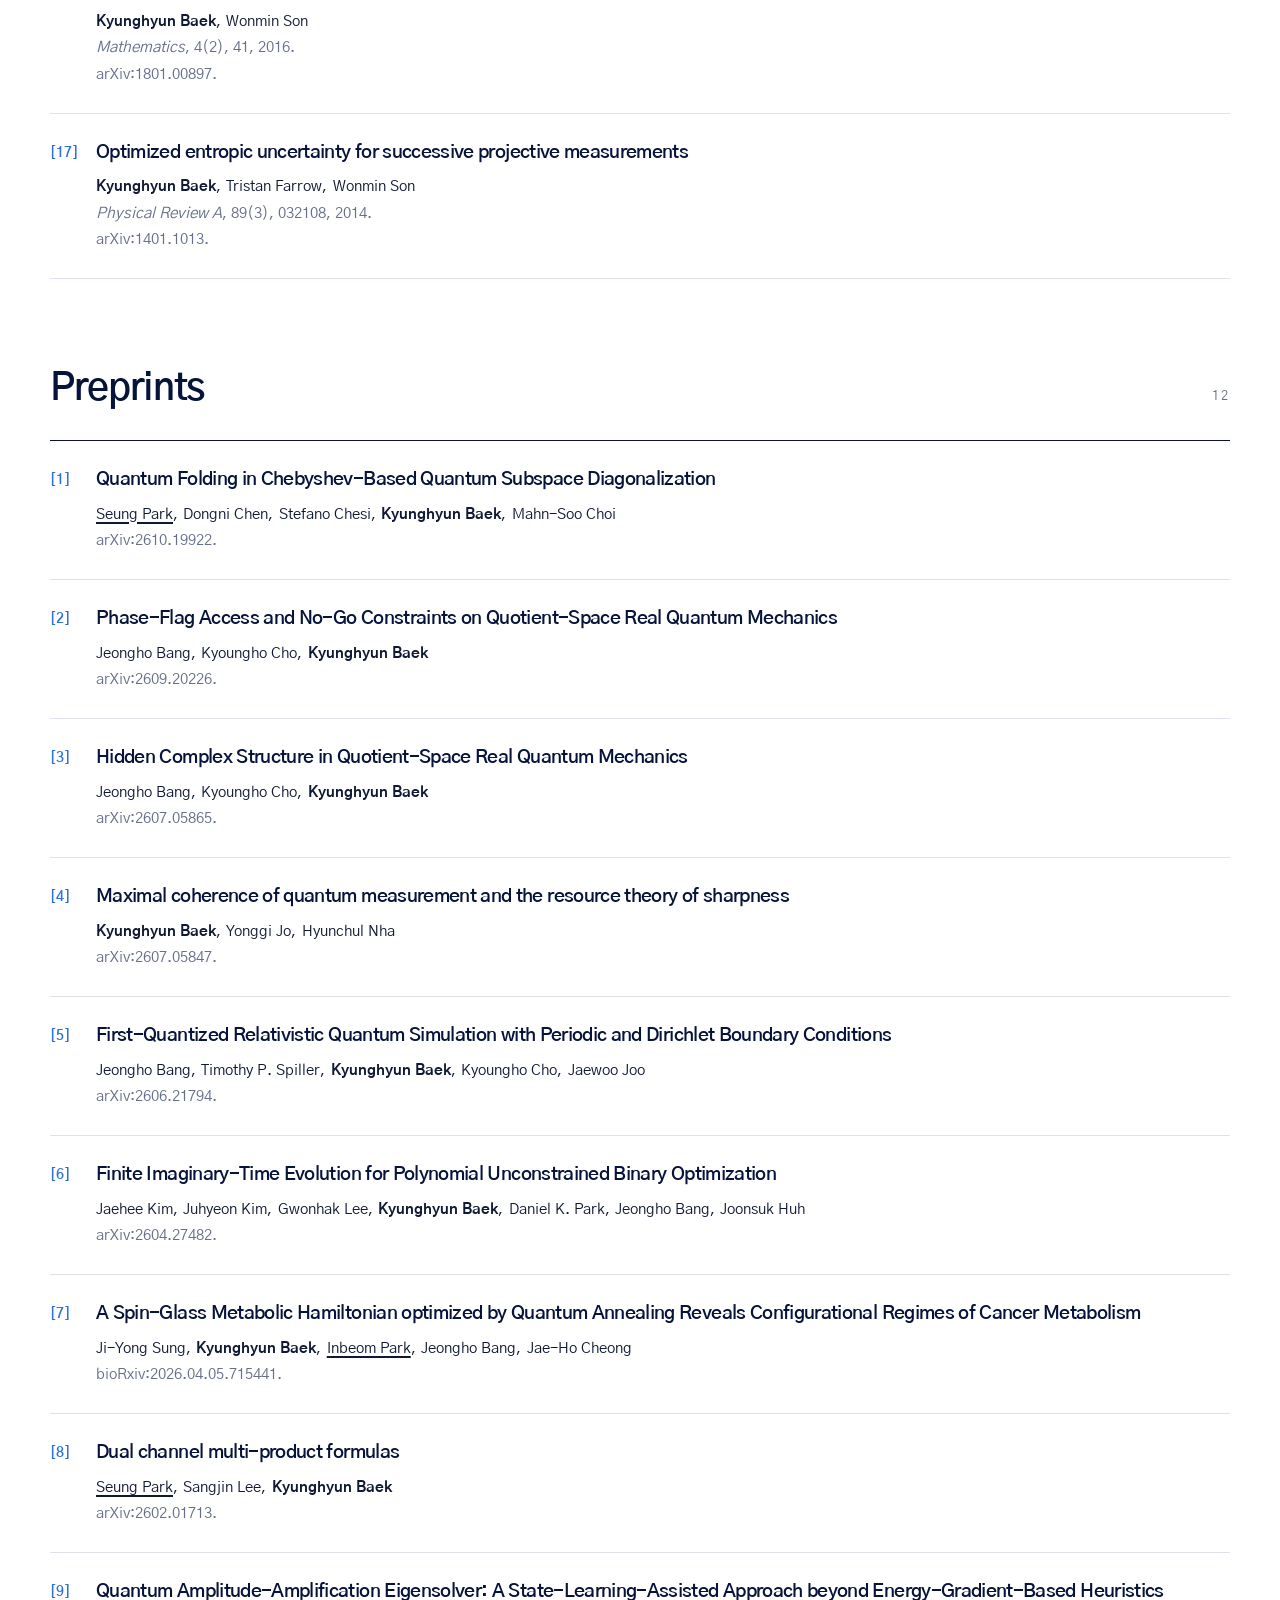
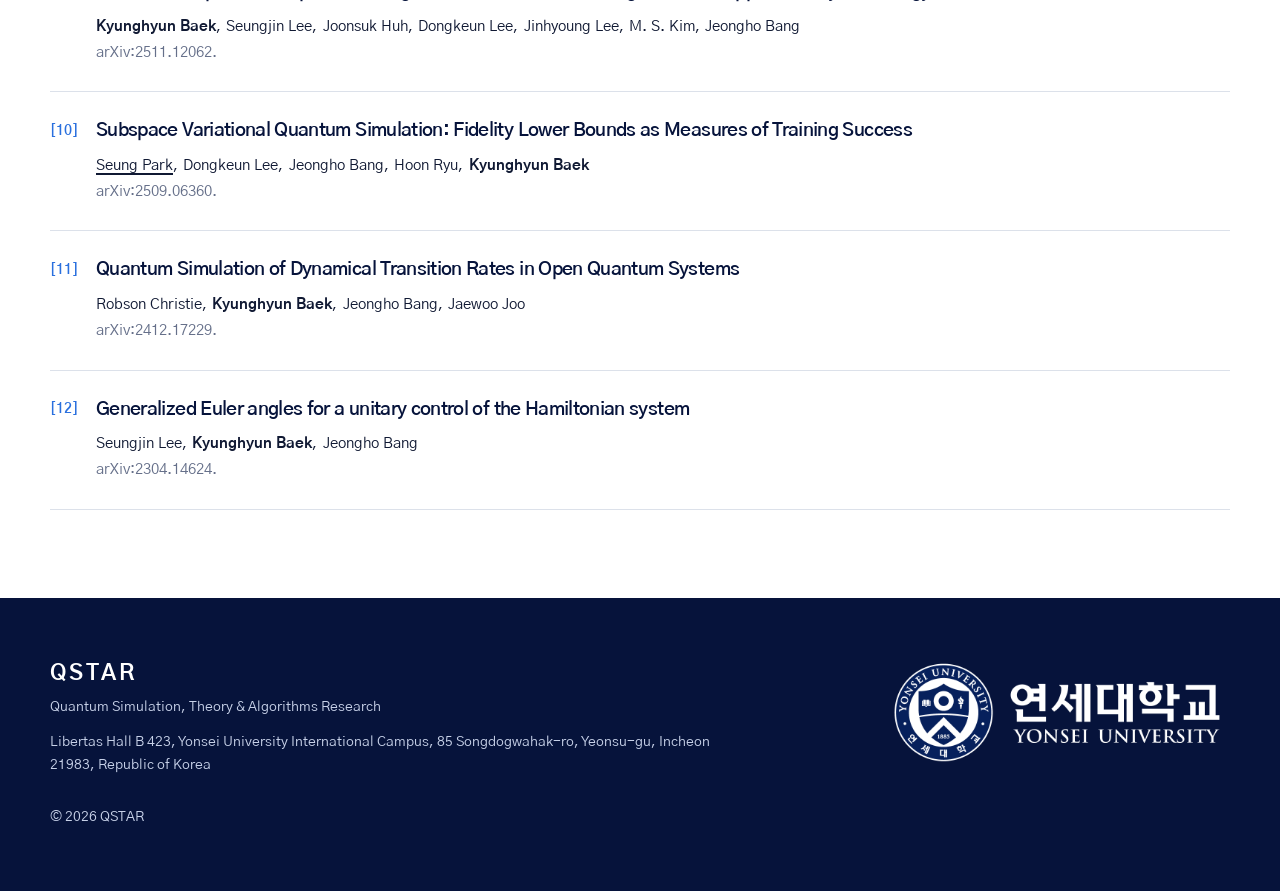
<file: research/index.html>
<!doctype html>
<html lang="en">
  <head>
    <meta charset="utf-8">
    <meta name="viewport" content="width=device-width, initial-scale=1">
    <meta name="format-detection" content="email=no">
    <meta name="theme-color" content="#06194a">
    <title>Research | QSTAR</title>
    <meta name="description" content="Published papers and preprints from QSTAR at Yonsei University.">
    <link rel="canonical" href="https://qstar-lab.github.io/research/">
    <meta property="og:type" content="website">
    <meta property="og:locale" content="en_US">
    <meta property="og:site_name" content="QSTAR">
    <meta property="og:title" content="Research | QSTAR">
    <meta property="og:description" content="Published papers and preprints from QSTAR at Yonsei University.">
    <meta property="og:url" content="https://qstar-lab.github.io/research/">
    <meta property="og:image" content="https://qstar-lab.github.io/assets/images/qstar-logo/qstar-og.png">
    <meta property="og:image:width" content="1200">
    <meta property="og:image:height" content="630">
    <meta property="og:image:alt" content="QSTAR — Quantum Simulation, Theory and Algorithms Research, Yonsei University">
    <meta name="twitter:card" content="summary_large_image">
    <meta name="twitter:title" content="Research | QSTAR">
    <meta name="twitter:description" content="Published papers and preprints from QSTAR at Yonsei University.">
    <meta name="twitter:image" content="https://qstar-lab.github.io/assets/images/qstar-logo/qstar-og.png">
    <meta name="twitter:image:alt" content="QSTAR — Quantum Simulation, Theory and Algorithms Research, Yonsei University">
    <link rel="icon" type="image/png" href="/favicon.png">
    <link rel="preconnect" href="https://fonts.googleapis.com">
    <link rel="preconnect" href="https://fonts.gstatic.com" crossorigin>
    <link href="https://fonts.googleapis.com/css2?family=Gothic+A1:wght@400;500;600;700&display=swap" rel="stylesheet">
    
    <link rel="stylesheet" href="/assets/css/main.css?v=1792994848">
    <script src="/assets/js/main.js?v=1792994848" defer></script>
  </head>
  <body class="page-research language-en">
    <a class="skip-link" href="#main-content">Skip to content</a>
    



<header class="site-header" data-header>
  <div class="shell header-inner">
    <a class="brand" href="/" aria-label="QSTAR Yonsei University">
      <img class="brand-logo" src="/assets/images/qstar-logo/qstar-simple.png" alt="" width="1000" height="302">
    </a>

    <nav class="site-nav" id="site-navigation" aria-label="Primary navigation">
      
        
        
        <a href="/">Home</a>
      
        
        
        <a href="/research/" class="is-active" aria-current="page">Research</a>
      
        
        
        <a href="/people/">People</a>
      
        
        
        <a href="/resources/">Resources</a>
      
    </nav>

    <div class="header-actions">
      <button class="language-switch" type="button" aria-label="View this page in Korean">
        <span aria-hidden="true">KR</span>
        <span class="language-divider" aria-hidden="true">|</span>
        <span class="is-current" aria-hidden="true">EN</span>
      </button>
      <button class="menu-toggle" type="button" aria-expanded="false" aria-controls="site-navigation">
        <span class="sr-only">Toggle navigation</span>
        <span></span><span></span><span></span>
      </button>
    </div>
  </div>
</header>

    <main id="main-content">



<section class="page-hero compact-page-hero">
  <div class="shell">
    <h1 class="reveal">Research</h1>
  </div>
</section>




<section class="section publication-section" aria-labelledby="published-heading">
  <div class="shell">
    
    <div class="publication-note">
      <p>last updated: <time datetime="2026-10-26">2026. 10. 26.</time></p>
      <p><strong>bold</strong>: PI</p>
      <p><span class="publication-lab-member">underline</span>: researchers in QSTAR</p>
    </div>
    
    <div class="group-heading reveal">
      <h2 id="published-heading">Published</h2>
      <p>17</p>
    </div>
    
      <ol class="publication-list">
        
          





<li class="publication-entry">
  <span class="publication-number" aria-hidden="true">[1]</span>
  <div class="publication-details">
    <h3 class="publication-title"><a href="https://doi.org/10.1007/s11128-025-04797-4" target="_blank" rel="noopener noreferrer">Resource-compact time-optimal quantum computation</a></h3>
    <p class="publication-authors"><span class="publication-author">Taewan Kim,</span><span class="publication-author"><strong class="publication-pi">Kyunghyun Baek</strong>,</span><span class="publication-author">Yongsoo Hwang,</span><span class="publication-author">Jeongho Bang</span></p>
    
      <p class="publication-meta"><em>Quantum Information Processing</em>, 24, 193, 2025.</p>
    
    
      <p class="publication-meta"><a href="https://arxiv.org/abs/2405.00191" target="_blank" rel="noopener noreferrer">arXiv:2405.00191.</a></p>
    
  </div>
</li>

        
          





<li class="publication-entry">
  <span class="publication-number" aria-hidden="true">[2]</span>
  <div class="publication-details">
    <h3 class="publication-title"><a href="https://doi.org/10.1088/1367-2630/adcd5a" target="_blank" rel="noopener noreferrer">Robustness measures for quantifying nonlocality</a></h3>
    <p class="publication-authors"><span class="publication-author"><strong class="publication-pi">Kyunghyun Baek</strong>,</span><span class="publication-author">Junghee Ryu,</span><span class="publication-author">Jinhyoung Lee</span></p>
    
      <p class="publication-meta"><em>New Journal of Physics</em>, 27(5), 053001, 2025.</p>
    
    
      <p class="publication-meta"><a href="https://arxiv.org/abs/2311.07077" target="_blank" rel="noopener noreferrer">arXiv:2311.07077.</a></p>
    
  </div>
</li>

        
          





<li class="publication-entry">
  <span class="publication-number" aria-hidden="true">[3]</span>
  <div class="publication-details">
    <h3 class="publication-title"><a href="https://doi.org/10.1088/1402-4896/ad80d9" target="_blank" rel="noopener noreferrer">Quantum superposing algorithm for quantum encoding</a></h3>
    <p class="publication-authors"><span class="publication-author">Jaehee Kim,</span><span class="publication-author">Taewan Kim,</span><span class="publication-author"><strong class="publication-pi">Kyunghyun Baek</strong>,</span><span class="publication-author">Yongsoo Hwang,</span><span class="publication-author">Joonsuk Huh,</span><span class="publication-author">Jeongho Bang</span></p>
    
      <p class="publication-meta"><em>Physica Scripta</em>, 99(11), 115110, 2024.</p>
    
    
      <p class="publication-meta"><a href="https://arxiv.org/abs/2409.19496" target="_blank" rel="noopener noreferrer">arXiv:2409.19496.</a></p>
    
  </div>
</li>

        
          





<li class="publication-entry">
  <span class="publication-number" aria-hidden="true">[4]</span>
  <div class="publication-details">
    <h3 class="publication-title"><a href="https://doi.org/10.1088/1367-2630/ad64fc" target="_blank" rel="noopener noreferrer">Global optimization in variational quantum algorithms via dynamic tunneling method</a></h3>
    <p class="publication-authors"><span class="publication-author"><span class="publication-lab-member">Seung Park</span>,</span><span class="publication-author"><strong class="publication-pi">Kyunghyun Baek</strong>,</span><span class="publication-author">Seungjin Lee,</span><span class="publication-author">Mahn-Soo Choi</span></p>
    
      <p class="publication-meta"><em>New Journal of Physics</em>, 26(7), 073053, 2024.</p>
    
    
      <p class="publication-meta"><a href="https://arxiv.org/abs/2405.18783" target="_blank" rel="noopener noreferrer">arXiv:2405.18783.</a></p>
    
  </div>
</li>

        
          





<li class="publication-entry">
  <span class="publication-number" aria-hidden="true">[5]</span>
  <div class="publication-details">
    <h3 class="publication-title"><a href="https://doi.org/10.1088/2058-9565/ad0a05" target="_blank" rel="noopener noreferrer">Variational quantum state discriminator for supervised machine learning</a></h3>
    <p class="publication-authors"><span class="publication-author">Dongkeun Lee,</span><span class="publication-author"><strong class="publication-pi">Kyunghyun Baek</strong>,</span><span class="publication-author">Joonsuk Huh,</span><span class="publication-author">Daniel K. Park</span></p>
    
      <p class="publication-meta"><em>Quantum Science and Technology</em>, 9(1), 015017, 2024.</p>
    
    
      <p class="publication-meta"><a href="https://arxiv.org/abs/2303.03588" target="_blank" rel="noopener noreferrer">arXiv:2303.03588.</a></p>
    
  </div>
</li>

        
          





<li class="publication-entry">
  <span class="publication-number" aria-hidden="true">[6]</span>
  <div class="publication-details">
    <h3 class="publication-title"><a href="https://doi.org/10.1088/2058-9565/ad04e5" target="_blank" rel="noopener noreferrer">T-depth-optimized quantum search with quantum data-access machine</a></h3>
    <p class="publication-authors"><span class="publication-author">Jung Jun Park,</span><span class="publication-author"><strong class="publication-pi">Kyunghyun Baek</strong>,</span><span class="publication-author">M. S. Kim,</span><span class="publication-author">Hyunchul Nha,</span><span class="publication-author">Jaewan Kim,</span><span class="publication-author">Jeongho Bang</span></p>
    
      <p class="publication-meta"><em>Quantum Science and Technology</em>, 9(1), 015011, 2024.</p>
    
    
      <p class="publication-meta"><a href="https://arxiv.org/abs/2211.03941" target="_blank" rel="noopener noreferrer">arXiv:2211.03941.</a></p>
    
  </div>
</li>

        
          





<li class="publication-entry">
  <span class="publication-number" aria-hidden="true">[7]</span>
  <div class="publication-details">
    <h3 class="publication-title"><a href="https://doi.org/10.1103/PhysRevResearch.4.043070" target="_blank" rel="noopener noreferrer">Fundamental limits on concentrating and preserving tensorized quantum resources</a></h3>
    <p class="publication-authors"><span class="publication-author">Jaehak Lee,</span><span class="publication-author"><strong class="publication-pi">Kyunghyun Baek</strong>,</span><span class="publication-author">Jiyong Park,</span><span class="publication-author">Jaewan Kim,</span><span class="publication-author">Hyunchul Nha</span></p>
    
      <p class="publication-meta"><em>Physical Review Research</em>, 4(4), 043070, 2022.</p>
    
    
      <p class="publication-meta"><a href="https://arxiv.org/abs/2104.12307" target="_blank" rel="noopener noreferrer">arXiv:2104.12307.</a></p>
    
  </div>
</li>

        
          





<li class="publication-entry">
  <span class="publication-number" aria-hidden="true">[8]</span>
  <div class="publication-details">
    <h3 class="publication-title"><a href="https://doi.org/10.1103/PhysRevA.104.032415" target="_blank" rel="noopener noreferrer">Quantifying non-Gaussianity of a quantum state by the negative entropy of quadrature distributions</a></h3>
    <p class="publication-authors"><span class="publication-author">Jiyong Park,</span><span class="publication-author">Jaehak Lee,</span><span class="publication-author"><strong class="publication-pi">Kyunghyun Baek</strong>,</span><span class="publication-author">Hyunchul Nha</span></p>
    
      <p class="publication-meta"><em>Physical Review A</em>, 104(3), 032415, 2021.</p>
    
    
      <p class="publication-meta"><a href="https://arxiv.org/abs/2109.14353" target="_blank" rel="noopener noreferrer">arXiv:2109.14353.</a></p>
    
  </div>
</li>

        
          





<li class="publication-entry">
  <span class="publication-number" aria-hidden="true">[9]</span>
  <div class="publication-details">
    <h3 class="publication-title"><a href="https://doi.org/10.1007/s40042-021-00097-z" target="_blank" rel="noopener noreferrer">Average fidelity and fidelity deviation in noisy quantum teleportation</a></h3>
    <p class="publication-authors"><span class="publication-author">Wooyeong Song,</span><span class="publication-author">Junghee Ryu,</span><span class="publication-author"><strong class="publication-pi">Kyunghyun Baek</strong>,</span><span class="publication-author">Jeongho Bang</span></p>
    
      <p class="publication-meta"><em>Journal of the Korean Physical Society</em>, 78(6), 496–503, 2021.</p>
    
    
      <p class="publication-meta"><a href="https://arxiv.org/abs/2102.05396" target="_blank" rel="noopener noreferrer">arXiv:2102.05396.</a></p>
    
  </div>
</li>

        
          





<li class="publication-entry">
  <span class="publication-number" aria-hidden="true">[10]</span>
  <div class="publication-details">
    <h3 class="publication-title"><a href="https://doi.org/10.1088/1367-2630/abad7e" target="_blank" rel="noopener noreferrer">Quantifying coherence of quantum measurements</a></h3>
    <p class="publication-authors"><span class="publication-author"><strong class="publication-pi">Kyunghyun Baek</strong>,</span><span class="publication-author">Adel Sohbi,</span><span class="publication-author">Jaehak Lee,</span><span class="publication-author">Jaewan Kim,</span><span class="publication-author">Hyunchul Nha</span></p>
    
      <p class="publication-meta"><em>New Journal of Physics</em>, 22(9), 093019, 2020.</p>
    
    
      <p class="publication-meta"><a href="https://arxiv.org/abs/2008.03999" target="_blank" rel="noopener noreferrer">arXiv:2008.03999.</a></p>
    
  </div>
</li>

        
          





<li class="publication-entry">
  <span class="publication-number" aria-hidden="true">[11]</span>
  <div class="publication-details">
    <h3 class="publication-title"><a href="https://doi.org/10.1103/PhysRevA.100.032113" target="_blank" rel="noopener noreferrer">Necessary and sufficient condition for joint measurability</a></h3>
    <p class="publication-authors"><span class="publication-author">Jeongwoo Jae,</span><span class="publication-author"><strong class="publication-pi">Kyunghyun Baek</strong>,</span><span class="publication-author">Junghee Ryu,</span><span class="publication-author">Jinhyoung Lee</span></p>
    
      <p class="publication-meta"><em>Physical Review A</em>, 100(3), 032113, 2019.</p>
    
    
      <p class="publication-meta"><a href="https://arxiv.org/abs/1904.01785" target="_blank" rel="noopener noreferrer">arXiv:1904.01785.</a></p>
    
  </div>
</li>

        
          





<li class="publication-entry">
  <span class="publication-number" aria-hidden="true">[12]</span>
  <div class="publication-details">
    <h3 class="publication-title"><a href="https://doi.org/10.1103/PhysRevA.100.012333" target="_blank" rel="noopener noreferrer">Faithful measure of quantum non-Gaussianity via quantum relative entropy</a></h3>
    <p class="publication-authors"><span class="publication-author">Jiyong Park,</span><span class="publication-author">Jaehak Lee,</span><span class="publication-author"><strong class="publication-pi">Kyunghyun Baek</strong>,</span><span class="publication-author">Se-Wan Ji,</span><span class="publication-author">Hyunchul Nha</span></p>
    
      <p class="publication-meta"><em>Physical Review A</em>, 100(1), 012333, 2019.</p>
    
    
      <p class="publication-meta"><a href="https://arxiv.org/abs/1809.02999" target="_blank" rel="noopener noreferrer">arXiv:1809.02999.</a></p>
    
  </div>
</li>

        
          





<li class="publication-entry">
  <span class="publication-number" aria-hidden="true">[13]</span>
  <div class="publication-details">
    <h3 class="publication-title"><a href="https://doi.org/10.3390/e21030270" target="_blank" rel="noopener noreferrer">Entropic uncertainty relations via direct-sum majorization relation for generalized measurements</a></h3>
    <p class="publication-authors"><span class="publication-author"><strong class="publication-pi">Kyunghyun Baek</strong>,</span><span class="publication-author">Hyunchul Nha,</span><span class="publication-author">Wonmin Son</span></p>
    
      <p class="publication-meta"><em>Entropy</em>, 21(3), 270, 2019.</p>
    
    
      <p class="publication-meta"><a href="https://arxiv.org/abs/1905.11109" target="_blank" rel="noopener noreferrer">arXiv:1905.11109.</a></p>
    
  </div>
</li>

        
          





<li class="publication-entry">
  <span class="publication-number" aria-hidden="true">[14]</span>
  <div class="publication-details">
    <h3 class="publication-title"><a href="https://doi.org/10.1103/PhysRevA.98.042314" target="_blank" rel="noopener noreferrer">Non-Gaussianity and entropy-bounded uncertainty relations: Application to detection of non-Gaussian entangled states</a></h3>
    <p class="publication-authors"><span class="publication-author"><strong class="publication-pi">Kyunghyun Baek</strong>,</span><span class="publication-author">Hyunchul Nha</span></p>
    
      <p class="publication-meta"><em>Physical Review A</em>, 98(4), 042314, 2018.</p>
    
    
      <p class="publication-meta"><a href="https://arxiv.org/abs/1811.10207" target="_blank" rel="noopener noreferrer">arXiv:1811.10207.</a></p>
    
  </div>
</li>

        
          





<li class="publication-entry">
  <span class="publication-number" aria-hidden="true">[15]</span>
  <div class="publication-details">
    <h3 class="publication-title"><a href="https://doi.org/10.1038/srep30228" target="_blank" rel="noopener noreferrer">Unsharpness of generalized measurement and its effects in entropic uncertainty relations</a></h3>
    <p class="publication-authors"><span class="publication-author"><strong class="publication-pi">Kyunghyun Baek</strong>,</span><span class="publication-author">Wonmin Son</span></p>
    
      <p class="publication-meta"><em>Scientific Reports</em>, 6, 30228, 2016.</p>
    
    
      <p class="publication-meta"><a href="https://arxiv.org/abs/1607.01866" target="_blank" rel="noopener noreferrer">arXiv:1607.01866.</a></p>
    
  </div>
</li>

        
          





<li class="publication-entry">
  <span class="publication-number" aria-hidden="true">[16]</span>
  <div class="publication-details">
    <h3 class="publication-title"><a href="https://doi.org/10.3390/math4020041" target="_blank" rel="noopener noreferrer">Entropic uncertainty relations for successive generalized measurements</a></h3>
    <p class="publication-authors"><span class="publication-author"><strong class="publication-pi">Kyunghyun Baek</strong>,</span><span class="publication-author">Wonmin Son</span></p>
    
      <p class="publication-meta"><em>Mathematics</em>, 4(2), 41, 2016.</p>
    
    
      <p class="publication-meta"><a href="https://arxiv.org/abs/1801.00897" target="_blank" rel="noopener noreferrer">arXiv:1801.00897.</a></p>
    
  </div>
</li>

        
          





<li class="publication-entry">
  <span class="publication-number" aria-hidden="true">[17]</span>
  <div class="publication-details">
    <h3 class="publication-title"><a href="https://doi.org/10.1103/PhysRevA.89.032108" target="_blank" rel="noopener noreferrer">Optimized entropic uncertainty for successive projective measurements</a></h3>
    <p class="publication-authors"><span class="publication-author"><strong class="publication-pi">Kyunghyun Baek</strong>,</span><span class="publication-author">Tristan Farrow,</span><span class="publication-author">Wonmin Son</span></p>
    
      <p class="publication-meta"><em>Physical Review A</em>, 89(3), 032108, 2014.</p>
    
    
      <p class="publication-meta"><a href="https://arxiv.org/abs/1401.1013" target="_blank" rel="noopener noreferrer">arXiv:1401.1013.</a></p>
    
  </div>
</li>

        
      </ol>
    
  </div>
</section>


<section class="section publication-section" aria-labelledby="preprints-heading">
  <div class="shell">
    
    <div class="group-heading reveal">
      <h2 id="preprints-heading">Preprints</h2>
      <p>12</p>
    </div>
    
      <ol class="publication-list">
        
          





<li class="publication-entry">
  <span class="publication-number" aria-hidden="true">[1]</span>
  <div class="publication-details">
    <h3 class="publication-title"><a href="https://arxiv.org/abs/2610.19922" target="_blank" rel="noopener noreferrer">Quantum Folding in Chebyshev-Based Quantum Subspace Diagonalization</a></h3>
    <p class="publication-authors"><span class="publication-author"><span class="publication-lab-member">Seung Park</span>,</span><span class="publication-author">Dongni Chen,</span><span class="publication-author">Stefano Chesi,</span><span class="publication-author"><strong class="publication-pi">Kyunghyun Baek</strong>,</span><span class="publication-author">Mahn-Soo Choi</span></p>
    
    
      <p class="publication-meta"><a href="https://arxiv.org/abs/2610.19922" target="_blank" rel="noopener noreferrer">arXiv:2610.19922.</a></p>
    
  </div>
</li>

        
          





<li class="publication-entry">
  <span class="publication-number" aria-hidden="true">[2]</span>
  <div class="publication-details">
    <h3 class="publication-title"><a href="https://arxiv.org/abs/2609.20226" target="_blank" rel="noopener noreferrer">Phase-Flag Access and No-Go Constraints on Quotient-Space Real Quantum Mechanics</a></h3>
    <p class="publication-authors"><span class="publication-author">Jeongho Bang,</span><span class="publication-author">Kyoungho Cho,</span><span class="publication-author"><strong class="publication-pi">Kyunghyun Baek</strong></span></p>
    
    
      <p class="publication-meta"><a href="https://arxiv.org/abs/2609.20226" target="_blank" rel="noopener noreferrer">arXiv:2609.20226.</a></p>
    
  </div>
</li>

        
          





<li class="publication-entry">
  <span class="publication-number" aria-hidden="true">[3]</span>
  <div class="publication-details">
    <h3 class="publication-title"><a href="https://arxiv.org/abs/2607.05865" target="_blank" rel="noopener noreferrer">Hidden Complex Structure in Quotient-Space Real Quantum Mechanics</a></h3>
    <p class="publication-authors"><span class="publication-author">Jeongho Bang,</span><span class="publication-author">Kyoungho Cho,</span><span class="publication-author"><strong class="publication-pi">Kyunghyun Baek</strong></span></p>
    
    
      <p class="publication-meta"><a href="https://arxiv.org/abs/2607.05865" target="_blank" rel="noopener noreferrer">arXiv:2607.05865.</a></p>
    
  </div>
</li>

        
          





<li class="publication-entry">
  <span class="publication-number" aria-hidden="true">[4]</span>
  <div class="publication-details">
    <h3 class="publication-title"><a href="https://arxiv.org/abs/2607.05847" target="_blank" rel="noopener noreferrer">Maximal coherence of quantum measurement and the resource theory of sharpness</a></h3>
    <p class="publication-authors"><span class="publication-author"><strong class="publication-pi">Kyunghyun Baek</strong>,</span><span class="publication-author">Yonggi Jo,</span><span class="publication-author">Hyunchul Nha</span></p>
    
    
      <p class="publication-meta"><a href="https://arxiv.org/abs/2607.05847" target="_blank" rel="noopener noreferrer">arXiv:2607.05847.</a></p>
    
  </div>
</li>

        
          





<li class="publication-entry">
  <span class="publication-number" aria-hidden="true">[5]</span>
  <div class="publication-details">
    <h3 class="publication-title"><a href="https://arxiv.org/abs/2606.21794" target="_blank" rel="noopener noreferrer">First-Quantized Relativistic Quantum Simulation with Periodic and Dirichlet Boundary Conditions</a></h3>
    <p class="publication-authors"><span class="publication-author">Jeongho Bang,</span><span class="publication-author">Timothy P. Spiller,</span><span class="publication-author"><strong class="publication-pi">Kyunghyun Baek</strong>,</span><span class="publication-author">Kyoungho Cho,</span><span class="publication-author">Jaewoo Joo</span></p>
    
    
      <p class="publication-meta"><a href="https://arxiv.org/abs/2606.21794" target="_blank" rel="noopener noreferrer">arXiv:2606.21794.</a></p>
    
  </div>
</li>

        
          





<li class="publication-entry">
  <span class="publication-number" aria-hidden="true">[6]</span>
  <div class="publication-details">
    <h3 class="publication-title"><a href="https://arxiv.org/abs/2604.27482" target="_blank" rel="noopener noreferrer">Finite Imaginary-Time Evolution for Polynomial Unconstrained Binary Optimization</a></h3>
    <p class="publication-authors"><span class="publication-author">Jaehee Kim,</span><span class="publication-author">Juhyeon Kim,</span><span class="publication-author">Gwonhak Lee,</span><span class="publication-author"><strong class="publication-pi">Kyunghyun Baek</strong>,</span><span class="publication-author">Daniel K. Park,</span><span class="publication-author">Jeongho Bang,</span><span class="publication-author">Joonsuk Huh</span></p>
    
    
      <p class="publication-meta"><a href="https://arxiv.org/abs/2604.27482" target="_blank" rel="noopener noreferrer">arXiv:2604.27482.</a></p>
    
  </div>
</li>

        
          





<li class="publication-entry">
  <span class="publication-number" aria-hidden="true">[7]</span>
  <div class="publication-details">
    <h3 class="publication-title"><a href="https://doi.org/10.64898/2026.04.05.715441" target="_blank" rel="noopener noreferrer">A Spin-Glass Metabolic Hamiltonian optimized by Quantum Annealing Reveals Configurational Regimes of Cancer Metabolism</a></h3>
    <p class="publication-authors"><span class="publication-author">Ji-Yong Sung,</span><span class="publication-author"><strong class="publication-pi">Kyunghyun Baek</strong>,</span><span class="publication-author"><span class="publication-lab-member">Inbeom Park</span>,</span><span class="publication-author">Jeongho Bang,</span><span class="publication-author">Jae-Ho Cheong</span></p>
    
    
      <p class="publication-meta"><a href="https://doi.org/10.64898/2026.04.05.715441" target="_blank" rel="noopener noreferrer">bioRxiv:2026.04.05.715441.</a></p>
    
  </div>
</li>

        
          





<li class="publication-entry">
  <span class="publication-number" aria-hidden="true">[8]</span>
  <div class="publication-details">
    <h3 class="publication-title"><a href="https://arxiv.org/abs/2602.01713" target="_blank" rel="noopener noreferrer">Dual channel multi-product formulas</a></h3>
    <p class="publication-authors"><span class="publication-author"><span class="publication-lab-member">Seung Park</span>,</span><span class="publication-author">Sangjin Lee,</span><span class="publication-author"><strong class="publication-pi">Kyunghyun Baek</strong></span></p>
    
    
      <p class="publication-meta"><a href="https://arxiv.org/abs/2602.01713" target="_blank" rel="noopener noreferrer">arXiv:2602.01713.</a></p>
    
  </div>
</li>

        
          





<li class="publication-entry">
  <span class="publication-number" aria-hidden="true">[9]</span>
  <div class="publication-details">
    <h3 class="publication-title"><a href="https://arxiv.org/abs/2511.12062" target="_blank" rel="noopener noreferrer">Quantum Amplitude-Amplification Eigensolver: A State-Learning-Assisted Approach beyond Energy-Gradient-Based Heuristics</a></h3>
    <p class="publication-authors"><span class="publication-author"><strong class="publication-pi">Kyunghyun Baek</strong>,</span><span class="publication-author">Seungjin Lee,</span><span class="publication-author">Joonsuk Huh,</span><span class="publication-author">Dongkeun Lee,</span><span class="publication-author">Jinhyoung Lee,</span><span class="publication-author">M. S. Kim,</span><span class="publication-author">Jeongho Bang</span></p>
    
    
      <p class="publication-meta"><a href="https://arxiv.org/abs/2511.12062" target="_blank" rel="noopener noreferrer">arXiv:2511.12062.</a></p>
    
  </div>
</li>

        
          





<li class="publication-entry">
  <span class="publication-number" aria-hidden="true">[10]</span>
  <div class="publication-details">
    <h3 class="publication-title"><a href="https://arxiv.org/abs/2509.06360" target="_blank" rel="noopener noreferrer">Subspace Variational Quantum Simulation: Fidelity Lower Bounds as Measures of Training Success</a></h3>
    <p class="publication-authors"><span class="publication-author"><span class="publication-lab-member">Seung Park</span>,</span><span class="publication-author">Dongkeun Lee,</span><span class="publication-author">Jeongho Bang,</span><span class="publication-author">Hoon Ryu,</span><span class="publication-author"><strong class="publication-pi">Kyunghyun Baek</strong></span></p>
    
    
      <p class="publication-meta"><a href="https://arxiv.org/abs/2509.06360" target="_blank" rel="noopener noreferrer">arXiv:2509.06360.</a></p>
    
  </div>
</li>

        
          





<li class="publication-entry">
  <span class="publication-number" aria-hidden="true">[11]</span>
  <div class="publication-details">
    <h3 class="publication-title"><a href="https://arxiv.org/abs/2412.17229" target="_blank" rel="noopener noreferrer">Quantum Simulation of Dynamical Transition Rates in Open Quantum Systems</a></h3>
    <p class="publication-authors"><span class="publication-author">Robson Christie,</span><span class="publication-author"><strong class="publication-pi">Kyunghyun Baek</strong>,</span><span class="publication-author">Jeongho Bang,</span><span class="publication-author">Jaewoo Joo</span></p>
    
    
      <p class="publication-meta"><a href="https://arxiv.org/abs/2412.17229" target="_blank" rel="noopener noreferrer">arXiv:2412.17229.</a></p>
    
  </div>
</li>

        
          





<li class="publication-entry">
  <span class="publication-number" aria-hidden="true">[12]</span>
  <div class="publication-details">
    <h3 class="publication-title"><a href="https://arxiv.org/abs/2304.14624" target="_blank" rel="noopener noreferrer">Generalized Euler angles for a unitary control of the Hamiltonian system</a></h3>
    <p class="publication-authors"><span class="publication-author">Seungjin Lee,</span><span class="publication-author"><strong class="publication-pi">Kyunghyun Baek</strong>,</span><span class="publication-author">Jeongho Bang</span></p>
    
    
      <p class="publication-meta"><a href="https://arxiv.org/abs/2304.14624" target="_blank" rel="noopener noreferrer">arXiv:2304.14624.</a></p>
    
  </div>
</li>

        
      </ol>
    
  </div>
</section>


</main>
    
<footer class="site-footer">
  <div class="shell footer-grid">
    <div>
      <p class="footer-brand">QSTAR</p>
      <p>Quantum Simulation, Theory &amp; Algorithms Research</p>
      <address class="footer-address">Libertas Hall B 423, Yonsei University International Campus, 85 Songdogwahak-ro, Yeonsu-gu, Incheon 21983, Republic of Korea</address>
      <p class="footer-copyright">&copy; 2026 QSTAR</p>
    </div>
    <div class="footer-university">
      <img class="footer-university-mark" src="/assets/images/yonsei-logo/yonsei.png" alt="연세대학교 / Yonsei University" width="916" height="296" loading="lazy">
    </div>
  </div>
</footer>

    <template id="qstar-korean-page" data-title="연구 | QSTAR" data-description="연세대학교 QSTAR 연구실의 게재 논문과 프리프린트를 소개합니다.">
      <a class="skip-link" href="#main-content">본문으로 바로가기</a>
      



<header class="site-header" data-header>
  <div class="shell header-inner">
    <a class="brand" href="/" aria-label="QSTAR 연세대학교">
      <img class="brand-logo" src="/assets/images/qstar-logo/qstar-simple.png" alt="" width="1000" height="302">
    </a>

    <nav class="site-nav" id="site-navigation" aria-label="주요 메뉴">
      
        
        
        <a href="/">홈</a>
      
        
        
        <a href="/research/" class="is-active" aria-current="page">연구</a>
      
        
        
        <a href="/people/">구성원</a>
      
        
        
        <a href="/resources/">자료실</a>
      
    </nav>

    <div class="header-actions">
      <button class="language-switch" type="button" aria-label="View this page in English">
        <span class="is-current" aria-hidden="true">KR</span>
        <span class="language-divider" aria-hidden="true">|</span>
        <span aria-hidden="true">EN</span>
      </button>
      <button class="menu-toggle" type="button" aria-expanded="false" aria-controls="site-navigation">
        <span class="sr-only">메뉴 열기 또는 닫기</span>
        <span></span><span></span><span></span>
      </button>
    </div>
  </div>
</header>

      <main id="main-content">
        
        



<section class="page-hero compact-page-hero">
  <div class="shell">
    <h1 class="reveal">연구</h1>
  </div>
</section>




<section class="section publication-section" aria-labelledby="published-heading">
  <div class="shell">
    
    <div class="publication-note">
      <p>last updated: <time datetime="2026-10-26">2026. 10. 26.</time></p>
      <p><strong>bold</strong>: PI</p>
      <p><span class="publication-lab-member">underline</span>: researchers in QSTAR</p>
    </div>
    
    <div class="group-heading reveal">
      <h2 id="published-heading">Published</h2>
      <p>17</p>
    </div>
    
      <ol class="publication-list">
        
          





<li class="publication-entry">
  <span class="publication-number" aria-hidden="true">[1]</span>
  <div class="publication-details">
    <h3 class="publication-title"><a href="https://doi.org/10.1007/s11128-025-04797-4" target="_blank" rel="noopener noreferrer">Resource-compact time-optimal quantum computation</a></h3>
    <p class="publication-authors"><span class="publication-author">Taewan Kim,</span><span class="publication-author"><strong class="publication-pi">Kyunghyun Baek</strong>,</span><span class="publication-author">Yongsoo Hwang,</span><span class="publication-author">Jeongho Bang</span></p>
    
      <p class="publication-meta"><em>Quantum Information Processing</em>, 24, 193, 2025.</p>
    
    
      <p class="publication-meta"><a href="https://arxiv.org/abs/2405.00191" target="_blank" rel="noopener noreferrer">arXiv:2405.00191.</a></p>
    
  </div>
</li>

        
          





<li class="publication-entry">
  <span class="publication-number" aria-hidden="true">[2]</span>
  <div class="publication-details">
    <h3 class="publication-title"><a href="https://doi.org/10.1088/1367-2630/adcd5a" target="_blank" rel="noopener noreferrer">Robustness measures for quantifying nonlocality</a></h3>
    <p class="publication-authors"><span class="publication-author"><strong class="publication-pi">Kyunghyun Baek</strong>,</span><span class="publication-author">Junghee Ryu,</span><span class="publication-author">Jinhyoung Lee</span></p>
    
      <p class="publication-meta"><em>New Journal of Physics</em>, 27(5), 053001, 2025.</p>
    
    
      <p class="publication-meta"><a href="https://arxiv.org/abs/2311.07077" target="_blank" rel="noopener noreferrer">arXiv:2311.07077.</a></p>
    
  </div>
</li>

        
          





<li class="publication-entry">
  <span class="publication-number" aria-hidden="true">[3]</span>
  <div class="publication-details">
    <h3 class="publication-title"><a href="https://doi.org/10.1088/1402-4896/ad80d9" target="_blank" rel="noopener noreferrer">Quantum superposing algorithm for quantum encoding</a></h3>
    <p class="publication-authors"><span class="publication-author">Jaehee Kim,</span><span class="publication-author">Taewan Kim,</span><span class="publication-author"><strong class="publication-pi">Kyunghyun Baek</strong>,</span><span class="publication-author">Yongsoo Hwang,</span><span class="publication-author">Joonsuk Huh,</span><span class="publication-author">Jeongho Bang</span></p>
    
      <p class="publication-meta"><em>Physica Scripta</em>, 99(11), 115110, 2024.</p>
    
    
      <p class="publication-meta"><a href="https://arxiv.org/abs/2409.19496" target="_blank" rel="noopener noreferrer">arXiv:2409.19496.</a></p>
    
  </div>
</li>

        
          





<li class="publication-entry">
  <span class="publication-number" aria-hidden="true">[4]</span>
  <div class="publication-details">
    <h3 class="publication-title"><a href="https://doi.org/10.1088/1367-2630/ad64fc" target="_blank" rel="noopener noreferrer">Global optimization in variational quantum algorithms via dynamic tunneling method</a></h3>
    <p class="publication-authors"><span class="publication-author"><span class="publication-lab-member">Seung Park</span>,</span><span class="publication-author"><strong class="publication-pi">Kyunghyun Baek</strong>,</span><span class="publication-author">Seungjin Lee,</span><span class="publication-author">Mahn-Soo Choi</span></p>
    
      <p class="publication-meta"><em>New Journal of Physics</em>, 26(7), 073053, 2024.</p>
    
    
      <p class="publication-meta"><a href="https://arxiv.org/abs/2405.18783" target="_blank" rel="noopener noreferrer">arXiv:2405.18783.</a></p>
    
  </div>
</li>

        
          





<li class="publication-entry">
  <span class="publication-number" aria-hidden="true">[5]</span>
  <div class="publication-details">
    <h3 class="publication-title"><a href="https://doi.org/10.1088/2058-9565/ad0a05" target="_blank" rel="noopener noreferrer">Variational quantum state discriminator for supervised machine learning</a></h3>
    <p class="publication-authors"><span class="publication-author">Dongkeun Lee,</span><span class="publication-author"><strong class="publication-pi">Kyunghyun Baek</strong>,</span><span class="publication-author">Joonsuk Huh,</span><span class="publication-author">Daniel K. Park</span></p>
    
      <p class="publication-meta"><em>Quantum Science and Technology</em>, 9(1), 015017, 2024.</p>
    
    
      <p class="publication-meta"><a href="https://arxiv.org/abs/2303.03588" target="_blank" rel="noopener noreferrer">arXiv:2303.03588.</a></p>
    
  </div>
</li>

        
          





<li class="publication-entry">
  <span class="publication-number" aria-hidden="true">[6]</span>
  <div class="publication-details">
    <h3 class="publication-title"><a href="https://doi.org/10.1088/2058-9565/ad04e5" target="_blank" rel="noopener noreferrer">T-depth-optimized quantum search with quantum data-access machine</a></h3>
    <p class="publication-authors"><span class="publication-author">Jung Jun Park,</span><span class="publication-author"><strong class="publication-pi">Kyunghyun Baek</strong>,</span><span class="publication-author">M. S. Kim,</span><span class="publication-author">Hyunchul Nha,</span><span class="publication-author">Jaewan Kim,</span><span class="publication-author">Jeongho Bang</span></p>
    
      <p class="publication-meta"><em>Quantum Science and Technology</em>, 9(1), 015011, 2024.</p>
    
    
      <p class="publication-meta"><a href="https://arxiv.org/abs/2211.03941" target="_blank" rel="noopener noreferrer">arXiv:2211.03941.</a></p>
    
  </div>
</li>

        
          





<li class="publication-entry">
  <span class="publication-number" aria-hidden="true">[7]</span>
  <div class="publication-details">
    <h3 class="publication-title"><a href="https://doi.org/10.1103/PhysRevResearch.4.043070" target="_blank" rel="noopener noreferrer">Fundamental limits on concentrating and preserving tensorized quantum resources</a></h3>
    <p class="publication-authors"><span class="publication-author">Jaehak Lee,</span><span class="publication-author"><strong class="publication-pi">Kyunghyun Baek</strong>,</span><span class="publication-author">Jiyong Park,</span><span class="publication-author">Jaewan Kim,</span><span class="publication-author">Hyunchul Nha</span></p>
    
      <p class="publication-meta"><em>Physical Review Research</em>, 4(4), 043070, 2022.</p>
    
    
      <p class="publication-meta"><a href="https://arxiv.org/abs/2104.12307" target="_blank" rel="noopener noreferrer">arXiv:2104.12307.</a></p>
    
  </div>
</li>

        
          





<li class="publication-entry">
  <span class="publication-number" aria-hidden="true">[8]</span>
  <div class="publication-details">
    <h3 class="publication-title"><a href="https://doi.org/10.1103/PhysRevA.104.032415" target="_blank" rel="noopener noreferrer">Quantifying non-Gaussianity of a quantum state by the negative entropy of quadrature distributions</a></h3>
    <p class="publication-authors"><span class="publication-author">Jiyong Park,</span><span class="publication-author">Jaehak Lee,</span><span class="publication-author"><strong class="publication-pi">Kyunghyun Baek</strong>,</span><span class="publication-author">Hyunchul Nha</span></p>
    
      <p class="publication-meta"><em>Physical Review A</em>, 104(3), 032415, 2021.</p>
    
    
      <p class="publication-meta"><a href="https://arxiv.org/abs/2109.14353" target="_blank" rel="noopener noreferrer">arXiv:2109.14353.</a></p>
    
  </div>
</li>

        
          





<li class="publication-entry">
  <span class="publication-number" aria-hidden="true">[9]</span>
  <div class="publication-details">
    <h3 class="publication-title"><a href="https://doi.org/10.1007/s40042-021-00097-z" target="_blank" rel="noopener noreferrer">Average fidelity and fidelity deviation in noisy quantum teleportation</a></h3>
    <p class="publication-authors"><span class="publication-author">Wooyeong Song,</span><span class="publication-author">Junghee Ryu,</span><span class="publication-author"><strong class="publication-pi">Kyunghyun Baek</strong>,</span><span class="publication-author">Jeongho Bang</span></p>
    
      <p class="publication-meta"><em>Journal of the Korean Physical Society</em>, 78(6), 496–503, 2021.</p>
    
    
      <p class="publication-meta"><a href="https://arxiv.org/abs/2102.05396" target="_blank" rel="noopener noreferrer">arXiv:2102.05396.</a></p>
    
  </div>
</li>

        
          





<li class="publication-entry">
  <span class="publication-number" aria-hidden="true">[10]</span>
  <div class="publication-details">
    <h3 class="publication-title"><a href="https://doi.org/10.1088/1367-2630/abad7e" target="_blank" rel="noopener noreferrer">Quantifying coherence of quantum measurements</a></h3>
    <p class="publication-authors"><span class="publication-author"><strong class="publication-pi">Kyunghyun Baek</strong>,</span><span class="publication-author">Adel Sohbi,</span><span class="publication-author">Jaehak Lee,</span><span class="publication-author">Jaewan Kim,</span><span class="publication-author">Hyunchul Nha</span></p>
    
      <p class="publication-meta"><em>New Journal of Physics</em>, 22(9), 093019, 2020.</p>
    
    
      <p class="publication-meta"><a href="https://arxiv.org/abs/2008.03999" target="_blank" rel="noopener noreferrer">arXiv:2008.03999.</a></p>
    
  </div>
</li>

        
          





<li class="publication-entry">
  <span class="publication-number" aria-hidden="true">[11]</span>
  <div class="publication-details">
    <h3 class="publication-title"><a href="https://doi.org/10.1103/PhysRevA.100.032113" target="_blank" rel="noopener noreferrer">Necessary and sufficient condition for joint measurability</a></h3>
    <p class="publication-authors"><span class="publication-author">Jeongwoo Jae,</span><span class="publication-author"><strong class="publication-pi">Kyunghyun Baek</strong>,</span><span class="publication-author">Junghee Ryu,</span><span class="publication-author">Jinhyoung Lee</span></p>
    
      <p class="publication-meta"><em>Physical Review A</em>, 100(3), 032113, 2019.</p>
    
    
      <p class="publication-meta"><a href="https://arxiv.org/abs/1904.01785" target="_blank" rel="noopener noreferrer">arXiv:1904.01785.</a></p>
    
  </div>
</li>

        
          





<li class="publication-entry">
  <span class="publication-number" aria-hidden="true">[12]</span>
  <div class="publication-details">
    <h3 class="publication-title"><a href="https://doi.org/10.1103/PhysRevA.100.012333" target="_blank" rel="noopener noreferrer">Faithful measure of quantum non-Gaussianity via quantum relative entropy</a></h3>
    <p class="publication-authors"><span class="publication-author">Jiyong Park,</span><span class="publication-author">Jaehak Lee,</span><span class="publication-author"><strong class="publication-pi">Kyunghyun Baek</strong>,</span><span class="publication-author">Se-Wan Ji,</span><span class="publication-author">Hyunchul Nha</span></p>
    
      <p class="publication-meta"><em>Physical Review A</em>, 100(1), 012333, 2019.</p>
    
    
      <p class="publication-meta"><a href="https://arxiv.org/abs/1809.02999" target="_blank" rel="noopener noreferrer">arXiv:1809.02999.</a></p>
    
  </div>
</li>

        
          





<li class="publication-entry">
  <span class="publication-number" aria-hidden="true">[13]</span>
  <div class="publication-details">
    <h3 class="publication-title"><a href="https://doi.org/10.3390/e21030270" target="_blank" rel="noopener noreferrer">Entropic uncertainty relations via direct-sum majorization relation for generalized measurements</a></h3>
    <p class="publication-authors"><span class="publication-author"><strong class="publication-pi">Kyunghyun Baek</strong>,</span><span class="publication-author">Hyunchul Nha,</span><span class="publication-author">Wonmin Son</span></p>
    
      <p class="publication-meta"><em>Entropy</em>, 21(3), 270, 2019.</p>
    
    
      <p class="publication-meta"><a href="https://arxiv.org/abs/1905.11109" target="_blank" rel="noopener noreferrer">arXiv:1905.11109.</a></p>
    
  </div>
</li>

        
          





<li class="publication-entry">
  <span class="publication-number" aria-hidden="true">[14]</span>
  <div class="publication-details">
    <h3 class="publication-title"><a href="https://doi.org/10.1103/PhysRevA.98.042314" target="_blank" rel="noopener noreferrer">Non-Gaussianity and entropy-bounded uncertainty relations: Application to detection of non-Gaussian entangled states</a></h3>
    <p class="publication-authors"><span class="publication-author"><strong class="publication-pi">Kyunghyun Baek</strong>,</span><span class="publication-author">Hyunchul Nha</span></p>
    
      <p class="publication-meta"><em>Physical Review A</em>, 98(4), 042314, 2018.</p>
    
    
      <p class="publication-meta"><a href="https://arxiv.org/abs/1811.10207" target="_blank" rel="noopener noreferrer">arXiv:1811.10207.</a></p>
    
  </div>
</li>

        
          





<li class="publication-entry">
  <span class="publication-number" aria-hidden="true">[15]</span>
  <div class="publication-details">
    <h3 class="publication-title"><a href="https://doi.org/10.1038/srep30228" target="_blank" rel="noopener noreferrer">Unsharpness of generalized measurement and its effects in entropic uncertainty relations</a></h3>
    <p class="publication-authors"><span class="publication-author"><strong class="publication-pi">Kyunghyun Baek</strong>,</span><span class="publication-author">Wonmin Son</span></p>
    
      <p class="publication-meta"><em>Scientific Reports</em>, 6, 30228, 2016.</p>
    
    
      <p class="publication-meta"><a href="https://arxiv.org/abs/1607.01866" target="_blank" rel="noopener noreferrer">arXiv:1607.01866.</a></p>
    
  </div>
</li>

        
          





<li class="publication-entry">
  <span class="publication-number" aria-hidden="true">[16]</span>
  <div class="publication-details">
    <h3 class="publication-title"><a href="https://doi.org/10.3390/math4020041" target="_blank" rel="noopener noreferrer">Entropic uncertainty relations for successive generalized measurements</a></h3>
    <p class="publication-authors"><span class="publication-author"><strong class="publication-pi">Kyunghyun Baek</strong>,</span><span class="publication-author">Wonmin Son</span></p>
    
      <p class="publication-meta"><em>Mathematics</em>, 4(2), 41, 2016.</p>
    
    
      <p class="publication-meta"><a href="https://arxiv.org/abs/1801.00897" target="_blank" rel="noopener noreferrer">arXiv:1801.00897.</a></p>
    
  </div>
</li>

        
          





<li class="publication-entry">
  <span class="publication-number" aria-hidden="true">[17]</span>
  <div class="publication-details">
    <h3 class="publication-title"><a href="https://doi.org/10.1103/PhysRevA.89.032108" target="_blank" rel="noopener noreferrer">Optimized entropic uncertainty for successive projective measurements</a></h3>
    <p class="publication-authors"><span class="publication-author"><strong class="publication-pi">Kyunghyun Baek</strong>,</span><span class="publication-author">Tristan Farrow,</span><span class="publication-author">Wonmin Son</span></p>
    
      <p class="publication-meta"><em>Physical Review A</em>, 89(3), 032108, 2014.</p>
    
    
      <p class="publication-meta"><a href="https://arxiv.org/abs/1401.1013" target="_blank" rel="noopener noreferrer">arXiv:1401.1013.</a></p>
    
  </div>
</li>

        
      </ol>
    
  </div>
</section>


<section class="section publication-section" aria-labelledby="preprints-heading">
  <div class="shell">
    
    <div class="group-heading reveal">
      <h2 id="preprints-heading">Preprints</h2>
      <p>12</p>
    </div>
    
      <ol class="publication-list">
        
          





<li class="publication-entry">
  <span class="publication-number" aria-hidden="true">[1]</span>
  <div class="publication-details">
    <h3 class="publication-title"><a href="https://arxiv.org/abs/2610.19922" target="_blank" rel="noopener noreferrer">Quantum Folding in Chebyshev-Based Quantum Subspace Diagonalization</a></h3>
    <p class="publication-authors"><span class="publication-author"><span class="publication-lab-member">Seung Park</span>,</span><span class="publication-author">Dongni Chen,</span><span class="publication-author">Stefano Chesi,</span><span class="publication-author"><strong class="publication-pi">Kyunghyun Baek</strong>,</span><span class="publication-author">Mahn-Soo Choi</span></p>
    
    
      <p class="publication-meta"><a href="https://arxiv.org/abs/2610.19922" target="_blank" rel="noopener noreferrer">arXiv:2610.19922.</a></p>
    
  </div>
</li>

        
          





<li class="publication-entry">
  <span class="publication-number" aria-hidden="true">[2]</span>
  <div class="publication-details">
    <h3 class="publication-title"><a href="https://arxiv.org/abs/2609.20226" target="_blank" rel="noopener noreferrer">Phase-Flag Access and No-Go Constraints on Quotient-Space Real Quantum Mechanics</a></h3>
    <p class="publication-authors"><span class="publication-author">Jeongho Bang,</span><span class="publication-author">Kyoungho Cho,</span><span class="publication-author"><strong class="publication-pi">Kyunghyun Baek</strong></span></p>
    
    
      <p class="publication-meta"><a href="https://arxiv.org/abs/2609.20226" target="_blank" rel="noopener noreferrer">arXiv:2609.20226.</a></p>
    
  </div>
</li>

        
          





<li class="publication-entry">
  <span class="publication-number" aria-hidden="true">[3]</span>
  <div class="publication-details">
    <h3 class="publication-title"><a href="https://arxiv.org/abs/2607.05865" target="_blank" rel="noopener noreferrer">Hidden Complex Structure in Quotient-Space Real Quantum Mechanics</a></h3>
    <p class="publication-authors"><span class="publication-author">Jeongho Bang,</span><span class="publication-author">Kyoungho Cho,</span><span class="publication-author"><strong class="publication-pi">Kyunghyun Baek</strong></span></p>
    
    
      <p class="publication-meta"><a href="https://arxiv.org/abs/2607.05865" target="_blank" rel="noopener noreferrer">arXiv:2607.05865.</a></p>
    
  </div>
</li>

        
          





<li class="publication-entry">
  <span class="publication-number" aria-hidden="true">[4]</span>
  <div class="publication-details">
    <h3 class="publication-title"><a href="https://arxiv.org/abs/2607.05847" target="_blank" rel="noopener noreferrer">Maximal coherence of quantum measurement and the resource theory of sharpness</a></h3>
    <p class="publication-authors"><span class="publication-author"><strong class="publication-pi">Kyunghyun Baek</strong>,</span><span class="publication-author">Yonggi Jo,</span><span class="publication-author">Hyunchul Nha</span></p>
    
    
      <p class="publication-meta"><a href="https://arxiv.org/abs/2607.05847" target="_blank" rel="noopener noreferrer">arXiv:2607.05847.</a></p>
    
  </div>
</li>

        
          





<li class="publication-entry">
  <span class="publication-number" aria-hidden="true">[5]</span>
  <div class="publication-details">
    <h3 class="publication-title"><a href="https://arxiv.org/abs/2606.21794" target="_blank" rel="noopener noreferrer">First-Quantized Relativistic Quantum Simulation with Periodic and Dirichlet Boundary Conditions</a></h3>
    <p class="publication-authors"><span class="publication-author">Jeongho Bang,</span><span class="publication-author">Timothy P. Spiller,</span><span class="publication-author"><strong class="publication-pi">Kyunghyun Baek</strong>,</span><span class="publication-author">Kyoungho Cho,</span><span class="publication-author">Jaewoo Joo</span></p>
    
    
      <p class="publication-meta"><a href="https://arxiv.org/abs/2606.21794" target="_blank" rel="noopener noreferrer">arXiv:2606.21794.</a></p>
    
  </div>
</li>

        
          





<li class="publication-entry">
  <span class="publication-number" aria-hidden="true">[6]</span>
  <div class="publication-details">
    <h3 class="publication-title"><a href="https://arxiv.org/abs/2604.27482" target="_blank" rel="noopener noreferrer">Finite Imaginary-Time Evolution for Polynomial Unconstrained Binary Optimization</a></h3>
    <p class="publication-authors"><span class="publication-author">Jaehee Kim,</span><span class="publication-author">Juhyeon Kim,</span><span class="publication-author">Gwonhak Lee,</span><span class="publication-author"><strong class="publication-pi">Kyunghyun Baek</strong>,</span><span class="publication-author">Daniel K. Park,</span><span class="publication-author">Jeongho Bang,</span><span class="publication-author">Joonsuk Huh</span></p>
    
    
      <p class="publication-meta"><a href="https://arxiv.org/abs/2604.27482" target="_blank" rel="noopener noreferrer">arXiv:2604.27482.</a></p>
    
  </div>
</li>

        
          





<li class="publication-entry">
  <span class="publication-number" aria-hidden="true">[7]</span>
  <div class="publication-details">
    <h3 class="publication-title"><a href="https://doi.org/10.64898/2026.04.05.715441" target="_blank" rel="noopener noreferrer">A Spin-Glass Metabolic Hamiltonian optimized by Quantum Annealing Reveals Configurational Regimes of Cancer Metabolism</a></h3>
    <p class="publication-authors"><span class="publication-author">Ji-Yong Sung,</span><span class="publication-author"><strong class="publication-pi">Kyunghyun Baek</strong>,</span><span class="publication-author"><span class="publication-lab-member">Inbeom Park</span>,</span><span class="publication-author">Jeongho Bang,</span><span class="publication-author">Jae-Ho Cheong</span></p>
    
    
      <p class="publication-meta"><a href="https://doi.org/10.64898/2026.04.05.715441" target="_blank" rel="noopener noreferrer">bioRxiv:2026.04.05.715441.</a></p>
    
  </div>
</li>

        
          





<li class="publication-entry">
  <span class="publication-number" aria-hidden="true">[8]</span>
  <div class="publication-details">
    <h3 class="publication-title"><a href="https://arxiv.org/abs/2602.01713" target="_blank" rel="noopener noreferrer">Dual channel multi-product formulas</a></h3>
    <p class="publication-authors"><span class="publication-author"><span class="publication-lab-member">Seung Park</span>,</span><span class="publication-author">Sangjin Lee,</span><span class="publication-author"><strong class="publication-pi">Kyunghyun Baek</strong></span></p>
    
    
      <p class="publication-meta"><a href="https://arxiv.org/abs/2602.01713" target="_blank" rel="noopener noreferrer">arXiv:2602.01713.</a></p>
    
  </div>
</li>

        
          





<li class="publication-entry">
  <span class="publication-number" aria-hidden="true">[9]</span>
  <div class="publication-details">
    <h3 class="publication-title"><a href="https://arxiv.org/abs/2511.12062" target="_blank" rel="noopener noreferrer">Quantum Amplitude-Amplification Eigensolver: A State-Learning-Assisted Approach beyond Energy-Gradient-Based Heuristics</a></h3>
    <p class="publication-authors"><span class="publication-author"><strong class="publication-pi">Kyunghyun Baek</strong>,</span><span class="publication-author">Seungjin Lee,</span><span class="publication-author">Joonsuk Huh,</span><span class="publication-author">Dongkeun Lee,</span><span class="publication-author">Jinhyoung Lee,</span><span class="publication-author">M. S. Kim,</span><span class="publication-author">Jeongho Bang</span></p>
    
    
      <p class="publication-meta"><a href="https://arxiv.org/abs/2511.12062" target="_blank" rel="noopener noreferrer">arXiv:2511.12062.</a></p>
    
  </div>
</li>

        
          





<li class="publication-entry">
  <span class="publication-number" aria-hidden="true">[10]</span>
  <div class="publication-details">
    <h3 class="publication-title"><a href="https://arxiv.org/abs/2509.06360" target="_blank" rel="noopener noreferrer">Subspace Variational Quantum Simulation: Fidelity Lower Bounds as Measures of Training Success</a></h3>
    <p class="publication-authors"><span class="publication-author"><span class="publication-lab-member">Seung Park</span>,</span><span class="publication-author">Dongkeun Lee,</span><span class="publication-author">Jeongho Bang,</span><span class="publication-author">Hoon Ryu,</span><span class="publication-author"><strong class="publication-pi">Kyunghyun Baek</strong></span></p>
    
    
      <p class="publication-meta"><a href="https://arxiv.org/abs/2509.06360" target="_blank" rel="noopener noreferrer">arXiv:2509.06360.</a></p>
    
  </div>
</li>

        
          





<li class="publication-entry">
  <span class="publication-number" aria-hidden="true">[11]</span>
  <div class="publication-details">
    <h3 class="publication-title"><a href="https://arxiv.org/abs/2412.17229" target="_blank" rel="noopener noreferrer">Quantum Simulation of Dynamical Transition Rates in Open Quantum Systems</a></h3>
    <p class="publication-authors"><span class="publication-author">Robson Christie,</span><span class="publication-author"><strong class="publication-pi">Kyunghyun Baek</strong>,</span><span class="publication-author">Jeongho Bang,</span><span class="publication-author">Jaewoo Joo</span></p>
    
    
      <p class="publication-meta"><a href="https://arxiv.org/abs/2412.17229" target="_blank" rel="noopener noreferrer">arXiv:2412.17229.</a></p>
    
  </div>
</li>

        
          





<li class="publication-entry">
  <span class="publication-number" aria-hidden="true">[12]</span>
  <div class="publication-details">
    <h3 class="publication-title"><a href="https://arxiv.org/abs/2304.14624" target="_blank" rel="noopener noreferrer">Generalized Euler angles for a unitary control of the Hamiltonian system</a></h3>
    <p class="publication-authors"><span class="publication-author">Seungjin Lee,</span><span class="publication-author"><strong class="publication-pi">Kyunghyun Baek</strong>,</span><span class="publication-author">Jeongho Bang</span></p>
    
    
      <p class="publication-meta"><a href="https://arxiv.org/abs/2304.14624" target="_blank" rel="noopener noreferrer">arXiv:2304.14624.</a></p>
    
  </div>
</li>

        
      </ol>
    
  </div>
</section>


      </main>
      
<footer class="site-footer">
  <div class="shell footer-grid">
    <div>
      <p class="footer-brand">QSTAR</p>
      <p>Quantum Simulation, Theory &amp; Algorithms Research</p>
      <address class="footer-address">인천광역시 연수구 송도과학로 85, 연세대학교 국제캠퍼스 자유관B 423호</address>
      <p class="footer-copyright">&copy; 2026 QSTAR</p>
    </div>
    <div class="footer-university">
      <img class="footer-university-mark" src="/assets/images/yonsei-logo/yonsei.png" alt="연세대학교 / Yonsei University" width="916" height="296" loading="lazy">
    </div>
  </div>
</footer>

    </template>
  </body>
</html>
</file>
<file: assets/css/main.css>
:root {
  --navy-950: #06133b;
  --navy-800: #102966;
  --blue-500: #2a70de;
  --yellow-500: #f7b317;
  --red-500: #e4212d;
  --ink: #101933;
  --muted: #66708a;
  --paper: #f7f8fb;
  --white: #ffffff;
  --line: #dce1ea;
  --font-site: "Gothic A1", "Apple SD Gothic Neo", "Malgun Gothic", sans-serif;
  --shell: min(1180px, calc(100% - 48px));
  --section-space: clamp(76px, 10vw, 136px);
}

* {
  box-sizing: border-box;
}

html {
  scroll-behavior: smooth;
  background: var(--paper);
}

html.language-swapping {
  scroll-behavior: auto;
}

html[lang=ko] {
  word-break: keep-all;
}

body {
  margin: 0;
  color: var(--ink);
  background: var(--paper);
  font-family: var(--font-site);
  font-size: 17px;
  line-height: 1.65;
  -webkit-font-smoothing: antialiased;
}

a {
  color: inherit;
}

img {
  display: block;
  max-width: 100%;
}

h1,
h2,
h3,
p,
blockquote {
  margin-top: 0;
}

h1,
h2,
h3 {
  font-family: var(--font-site);
  line-height: 1.12;
  letter-spacing: -0.035em;
}

.shell {
  width: var(--shell);
  margin-inline: auto;
}

.sr-only {
  position: absolute;
  width: 1px;
  height: 1px;
  padding: 0;
  margin: -1px;
  overflow: hidden;
  clip: rect(0, 0, 0, 0);
  white-space: nowrap;
  border: 0;
}

.skip-link {
  position: fixed;
  z-index: 200;
  top: 12px;
  left: 12px;
  transform: translateY(-150%);
  padding: 10px 16px;
  color: var(--white);
  background: var(--navy-950);
  border-radius: 4px;
}

.skip-link:focus {
  transform: translateY(0);
}

.site-header {
  position: sticky;
  z-index: 100;
  top: 0;
  color: var(--navy-950);
  background: rgba(247, 248, 251, 0.92);
  border-bottom: 1px solid transparent;
  backdrop-filter: blur(18px);
  transition: border-color 180ms ease, box-shadow 180ms ease;
}

.site-header.is-scrolled {
  border-color: rgba(6, 19, 59, 0.08);
  box-shadow: 0 8px 30px rgba(6, 19, 59, 0.05);
}

.header-inner {
  min-height: 82px;
  display: flex;
  align-items: center;
  justify-content: space-between;
}

.brand {
  display: inline-flex;
  align-items: center;
  text-decoration: none;
}

.brand-logo {
  display: block;
  width: 136px;
  height: auto;
}

.site-nav {
  display: flex;
  align-items: center;
  gap: clamp(21px, 3vw, 42px);
  margin-left: auto;
}

.header-actions {
  display: flex;
  align-items: center;
  gap: 10px;
  margin-left: clamp(21px, 3vw, 42px);
}

.site-nav a {
  position: relative;
  padding: 28px 0 25px;
  color: #35405d;
  font-size: 0.94rem;
  font-weight: 600;
  text-decoration: none;
}

.site-nav a::after {
  content: "";
  position: absolute;
  right: 0;
  bottom: 20px;
  left: 0;
  height: 2px;
  background: var(--blue-500);
  transform: scaleX(0);
  transform-origin: right;
  transition: transform 180ms ease;
}

.site-nav a:hover,
.site-nav a:focus-visible,
.site-nav a.is-active {
  color: var(--navy-950);
}

.site-nav a:hover::after,
.site-nav a:focus-visible::after,
.site-nav a.is-active::after {
  transform: scaleX(1);
  transform-origin: left;
}

.language-switch {
  display: inline-flex;
  align-items: center;
  gap: 7px;
  min-height: 44px;
  padding: 7px 2px;
  color: #35405d;
  border: 0;
  background: transparent;
  white-space: nowrap;
  font-size: 0.8rem;
  font-family: inherit;
  line-height: inherit;
  letter-spacing: 0.06em;
  font-weight: 500;
  text-decoration: none;
  cursor: pointer;
}

.language-switch .is-current {
  color: var(--blue-500);
  font-weight: 700;
}

.language-divider {
  color: var(--muted);
  font-weight: 400;
}

.language-switch:focus-visible {
  outline: 2px solid rgba(6, 19, 59, 0.55);
  outline-offset: 2px;
}

.menu-toggle {
  display: none;
  width: 44px;
  height: 44px;
  padding: 0;
  border: 0;
  background: transparent;
  cursor: pointer;
}

.menu-toggle > span:not(.sr-only) {
  display: block;
  width: 24px;
  height: 2px;
  background: var(--navy-950);
  transition: transform 180ms ease, opacity 180ms ease;
}

.hero {
  position: relative;
  overflow: hidden;
  padding: clamp(70px, 9vw, 126px) 0 clamp(48px, 6vw, 76px);
  color: var(--navy-950);
  background: var(--white);
}

.hero::before {
  position: absolute;
  inset: 0;
  background: url("../images/home-background.png") center/cover no-repeat;
  opacity: 0.35;
  pointer-events: none;
  content: "";
}

.hero-grid {
  position: relative;
  z-index: 1;
  text-align: center;
}

.hero-copy {
  max-width: 980px;
  margin-inline: auto;
}

.eyebrow {
  margin-bottom: 22px;
  color: var(--blue-500);
  font-size: 0.73rem;
  font-weight: 600;
  letter-spacing: 0.2em;
  text-transform: uppercase;
}

.hero h1 {
  margin-bottom: 12px;
  font-size: clamp(4rem, 10vw, 8rem);
  font-weight: 700;
  letter-spacing: 0.06em;
  word-break: normal;
}

.hero-subtitle {
  max-width: 920px;
  margin: 0 auto 32px;
  font-size: clamp(1.25rem, 2.3vw, 2rem);
  font-weight: 600;
  line-height: 1.4;
}

.hero-subtitle-word {
  white-space: nowrap;
}

.hero-subtitle-initial {
  color: var(--blue-500);
  font-weight: 700;
}

.hero-affiliations {
  display: inline-block;
  max-width: 100%;
  padding: 6px 14px;
  color: var(--navy-950);
  background: rgba(255, 255, 255, 0.76);
  border-radius: 8px;
  box-shadow: 0 0 24px 12px rgba(255, 255, 255, 0.48);
  font-size: clamp(0.95rem, 1.2vw, 1.1rem);
  font-weight: 500;
  line-height: 1.7;
}

.hero-affiliations p {
  margin: 0;
}

.button {
  display: inline-flex;
  align-items: center;
  justify-content: center;
  gap: 16px;
  min-height: 52px;
  padding: 0 22px;
  font-weight: 600;
  text-decoration: none;
  transition: transform 180ms ease, background 180ms ease;
}

.button:hover {
  transform: translateY(-2px);
}

.section {
  padding: var(--section-space) 0;
}

.welcome-section,
.openings-section,
.research-areas-section,
.news-section {
  padding-block: clamp(44px, 5vw, 68px);
}

.welcome-content .section-label,
.openings-content .section-label,
.research-areas-section .section-label,
.news-section .section-label {
  color: var(--blue-500);
  font-family: var(--font-site);
  font-size: 0.73rem;
  font-weight: 600;
  line-height: 1.65;
  letter-spacing: 0.2em;
  text-transform: uppercase;
}

.welcome-body,
.openings-body {
  width: 100%;
}

.welcome-body p,
.openings-body p {
  margin-bottom: 0;
  color: var(--ink);
  font-size: clamp(1.05rem, 1.35vw, 1.2rem);
  line-height: 1.9;
}

.welcome-section,
.openings-section,
.research-areas-section {
  background: var(--white);
}

.welcome-section {
  padding-bottom: clamp(24px, 3vw, 38px);
}

.openings-section {
  padding-top: 0;
  padding-bottom: clamp(20px, 3vw, 36px);
}

.openings-content {
  padding-top: clamp(30px, 4vw, 46px);
  border-top: 1px solid var(--line);
}

.openings-body strong {
  color: var(--navy-950);
  font-weight: 700;
}

.research-areas-section {
  padding-top: clamp(24px, 3vw, 40px);
}

.research-areas-section .section-label {
  margin-bottom: clamp(30px, 4vw, 46px);
}

.news-section .section-label {
  margin-bottom: 16px;
}

.research-areas-grid {
  display: grid;
  grid-template-columns: repeat(3, minmax(0, 1fr));
  gap: clamp(22px, 3vw, 42px);
}

.research-area {
  padding-top: 22px;
  border-top: 2px solid var(--blue-500);
}

.research-area-number {
  display: block;
  margin-bottom: 28px;
  color: var(--muted);
  font-size: 0.75rem;
  letter-spacing: 0.15em;
}

.research-area h3 {
  margin-bottom: 15px;
  color: var(--navy-950);
  font-size: clamp(1.35rem, 2vw, 1.75rem);
}

.research-area ul {
  margin: 0;
  padding-left: 1.25em;
  color: var(--muted);
}

.research-area li {
  padding-left: 0.15em;
}

.research-area li + li {
  margin-top: 0.45em;
}

.research-area li::marker {
  color: var(--blue-500);
}

.news-section {
  background: var(--white);
}

.news-filters {
  display: flex;
  flex-wrap: wrap;
  gap: 8px;
  margin-bottom: 20px;
}

.news-filter--conference {
  --news-filter-color: var(--blue-500);
  --news-filter-text: var(--white);
}

.news-filter--members {
  --news-filter-color: var(--yellow-500);
  --news-filter-text: var(--navy-950);
}

.news-filter--lab {
  --news-filter-color: var(--red-500);
  --news-filter-text: var(--white);
}

.news-filter-button,
.news-tag {
  border: 1px solid var(--news-filter-color);
  background: var(--news-filter-color);
  color: var(--news-filter-text);
  padding: 4px 10px;
  border-radius: 999px;
  font-family: var(--font-site);
  font-size: 0.76rem;
  font-weight: 600;
  line-height: 1.25;
}

.news-filter-button {
  cursor: pointer;
  transition: background 160ms ease, border-color 160ms ease, color 160ms ease, opacity 160ms ease;
}

.news-filter-button[aria-pressed=false] {
  border-color: var(--line);
  background: var(--paper);
  color: var(--muted);
  opacity: 0.68;
}

.news-filter-button:hover {
  opacity: 0.85;
}

.news-filter-button:focus-visible {
  outline: 2px solid var(--navy-950);
  outline-offset: 3px;
}

.news-table {
  width: 100%;
  border-collapse: collapse;
  border-top: 1px solid var(--navy-950);
  border-bottom: 1px solid var(--line);
}

.news-table th,
.news-table td {
  text-align: left;
  vertical-align: top;
}

.news-table th:first-child {
  width: 170px;
  padding-right: 24px;
}

.news-table tbody th,
.news-table tbody td {
  padding-block: 22px;
  border-top: 1px solid var(--line);
}

.news-table tbody tr[hidden] {
  display: none;
}

.news-table tbody tr:first-child > *,
.news-table tbody tr.is-first-visible > * {
  border-top: 0;
}

.news-date {
  color: var(--muted);
  font-size: 0.88rem;
  font-weight: 400;
  font-variant-numeric: tabular-nums;
  white-space: nowrap;
}

.news-date time,
.researcher-role time {
  font-family: var(--font-site);
  font-variant-numeric: tabular-nums;
  letter-spacing: 0;
}

.news-tag {
  display: inline-block;
  margin-left: 8px;
  vertical-align: middle;
}

.news-content {
  color: var(--navy-950);
  font-size: 0.94rem;
  font-weight: 600;
  line-height: 1.55;
}

.news-event-heading {
  margin: 0;
}

.news-event-heading a {
  color: inherit;
  text-decoration: none;
}

.news-event-heading a:hover,
.news-event-heading a:focus-visible {
  text-decoration: underline;
  text-underline-offset: 3px;
}

.news-event-meta {
  font-weight: 400;
  white-space: nowrap;
}

.news-event-summary {
  margin: 5px 0 0;
  color: var(--ink);
  font-size: 0.9em;
  font-weight: 400;
  line-height: 1.6;
}

.site-footer {
  padding: 58px 0;
  color: #c7d1e8;
  background: var(--navy-950);
}

.footer-grid {
  display: grid;
  grid-template-columns: 1.3fr 0.7fr;
  gap: 48px;
}

.site-footer p {
  margin-bottom: 5px;
  font-size: 0.86rem;
}

.site-footer .footer-brand {
  color: var(--white);
  font-size: 1.35rem;
  font-weight: 700;
  letter-spacing: 0.14em;
}

.footer-address {
  max-width: 700px;
  margin-top: 12px;
  font-size: 0.86rem;
  font-style: normal;
  line-height: 1.7;
}

.footer-copyright {
  margin-top: 28px;
}

.footer-university {
  text-align: right;
}

.footer-university-mark {
  width: min(100%, 340px);
  height: auto;
  margin-left: auto;
}

.page-hero {
  padding: clamp(78px, 10vw, 144px) 0 clamp(70px, 9vw, 126px);
  color: var(--white);
  background: var(--navy-950);
}

.page-hero h1 {
  max-width: 990px;
  margin-bottom: 30px;
  font-size: clamp(3rem, 6.4vw, 6.1rem);
  font-weight: 600;
}

.compact-page-hero {
  padding-block: clamp(62px, 8vw, 108px);
}

.compact-page-hero h1 {
  margin-bottom: 0;
}

.publication-section,
.people-section,
.resources-section {
  padding-block: clamp(58px, 7vw, 88px);
  background: var(--white);
}

.publication-section + .publication-section {
  padding-top: 0;
}

.publication-note,
.people-email-note {
  margin-bottom: clamp(36px, 4vw, 52px);
  padding-left: 16px;
  color: var(--muted);
  border-left: 2px solid var(--blue-500);
  font-size: 0.86rem;
  line-height: 1.7;
}

.publication-note p,
.people-email-note p {
  margin: 0;
}

.publication-note p:first-child,
.people-email-note p:first-child {
  margin-bottom: 8px;
}

.publication-note strong {
  color: var(--ink);
  font-weight: 700;
}

.publication-section .group-heading {
  margin-bottom: 30px;
  padding-bottom: 0;
  border-bottom: 0;
}

.publication-section .group-heading h2 {
  margin-bottom: 0;
  color: var(--navy-950);
  font-size: clamp(1.8rem, 3vw, 2.55rem);
  font-weight: 600;
}

.publication-list {
  margin: 0;
  padding: 0;
  list-style: none;
  border-top: 1px solid var(--navy-950);
}

.publication-entry {
  --publication-title-size: clamp(1.08rem, 1.45vw, 1.3rem);
  display: grid;
  grid-template-columns: 38px minmax(0, 1fr);
  gap: 8px;
  padding: 25px 0;
  border-bottom: 1px solid var(--line);
}

.publication-number {
  display: flex;
  align-items: center;
  height: calc(var(--publication-title-size) * 1.5);
  color: var(--blue-500);
  font-size: 0.88rem;
  font-weight: 600;
  line-height: 1;
  white-space: nowrap;
}

.publication-details {
  min-width: 0;
  overflow-wrap: anywhere;
}

.publication-title {
  margin: 0 0 8px;
  color: var(--navy-950);
  font-size: var(--publication-title-size);
  font-weight: 600;
  line-height: 1.5;
}

.publication-title a,
.publication-meta a {
  color: inherit;
  text-decoration: none;
}

.publication-title a:hover,
.publication-title a:focus-visible,
.publication-meta a:hover,
.publication-meta a:focus-visible {
  color: inherit;
  text-decoration: underline;
  text-underline-offset: 4px;
}

.publication-authors,
.publication-meta {
  margin: 0;
  font-size: clamp(0.96rem, 1.15vw, 1.05rem);
  line-height: 1.7;
}

.publication-authors {
  display: flex;
  flex-wrap: wrap;
  column-gap: 0.35em;
}

.publication-author {
  white-space: nowrap;
}

.publication-meta {
  color: var(--muted);
}

.publication-pi {
  font-weight: 700;
}

.publication-lab-member {
  text-decoration: underline;
  text-decoration-thickness: 1.5px;
  text-underline-offset: 3px;
}

.corresponding-mark {
  margin-left: 1px;
  font-size: 0.78em;
  line-height: 0;
}

.resources-section + .resources-section {
  padding-top: 0;
}

.resources-section h2 {
  margin-bottom: 30px;
  padding-bottom: 18px;
  color: var(--navy-950);
  border-bottom: 1px solid var(--navy-950);
  font-size: clamp(1.8rem, 3vw, 2.55rem);
  font-weight: 600;
}

.video-grid,
.logo-grid {
  display: grid;
  grid-template-columns: repeat(2, minmax(0, 1fr));
  gap: clamp(22px, 3vw, 42px);
}

.video-card {
  min-width: 0;
}

.video-frame {
  position: relative;
  width: 100%;
  aspect-ratio: 16/9;
  overflow: hidden;
  background: var(--navy-950);
}

.video-frame iframe {
  display: block;
  width: 100%;
  height: 100%;
  border: 0;
}

.video-external {
  position: relative;
  display: block;
  width: 100%;
  height: 100%;
  color: var(--white);
}

.video-external img {
  width: 100%;
  height: 100%;
  object-fit: cover;
}

.video-external::after {
  content: "";
  position: absolute;
  inset: 0;
  background: linear-gradient(180deg, transparent 55%, rgba(0, 0, 0, 0.65));
}

.video-play-icon {
  position: absolute;
  z-index: 1;
  top: 50%;
  left: 50%;
  display: grid;
  place-items: center;
  width: 68px;
  height: 48px;
  padding-left: 3px;
  border-radius: 12px;
  background: #e62117;
  font-size: 22px;
  line-height: 1;
  transform: translate(-50%, -50%);
}

.video-external:hover .video-play-icon,
.video-external:focus-visible .video-play-icon {
  background: #c91b12;
}

.video-external-label {
  position: absolute;
  z-index: 1;
  right: 16px;
  bottom: 14px;
  font-size: 0.82rem;
  font-weight: 600;
}

.video-card h3 {
  margin: 15px 0 0;
  color: var(--navy-950);
  font-size: clamp(1.05rem, 1.4vw, 1.22rem);
  font-weight: 600;
  line-height: 1.5;
  letter-spacing: -0.015em;
}

.logo-card {
  min-width: 0;
  margin: 0;
}

.logo-artwork {
  display: grid;
  place-items: center;
  min-height: 300px;
  padding: clamp(18px, 3vw, 36px);
  background: var(--paper);
  border: 1px solid var(--line);
}

.logo-artwork img {
  display: block;
  width: min(100%, 420px);
  height: auto;
  aspect-ratio: 1402/1122;
  object-fit: contain;
}

.email-notation,
.person-email {
  display: inline-flex;
  align-items: center;
  vertical-align: middle;
  gap: 8px;
  max-width: 100%;
  line-height: 1;
}

.university-email-icon {
  flex: 0 0 auto;
  width: 20px;
  height: 20px;
  object-fit: contain;
}

.person-email-id {
  min-width: 0;
  overflow-wrap: anywhere;
}

.people-group + .people-group {
  margin-top: clamp(78px, 10vw, 128px);
}

.group-heading {
  display: flex;
  align-items: baseline;
  justify-content: space-between;
  margin-bottom: 34px;
  padding-bottom: 18px;
  border-bottom: 1px solid var(--navy-950);
}

.group-heading h2 {
  margin-bottom: 0;
  color: var(--navy-950);
  font-size: clamp(1.8rem, 3vw, 2.6rem);
}

.group-heading p {
  margin-bottom: 0;
  color: var(--muted);
  font-size: 0.8rem;
  letter-spacing: 0.15em;
}

.people-grid {
  display: grid;
  grid-template-columns: repeat(3, 1fr);
  gap: clamp(28px, 4vw, 46px);
}

.pi-grid {
  grid-template-columns: 1fr;
}

.person-card {
  min-width: 0;
}

.pi-card {
  display: grid;
  grid-template-columns: minmax(220px, 0.7fr) minmax(0, 1.3fr);
  gap: clamp(28px, 5vw, 72px);
  align-items: start;
}

.pi-card--without-photo {
  grid-template-columns: 1fr;
}

.person-photo {
  aspect-ratio: 4/5;
  display: grid;
  place-items: center;
  color: #91ace2;
  background: linear-gradient(145deg, var(--navy-950), var(--navy-800));
  overflow: hidden;
}

.pi-card .person-photo {
  width: 100%;
  max-width: 360px;
}

.person-photo img {
  width: 100%;
  height: 100%;
  object-fit: cover;
}

.pi-info {
  min-width: 0;
}

.pi-identity {
  margin-bottom: clamp(30px, 4vw, 46px);
}

.pi-name-row {
  --member-name-size: clamp(2rem, 3.2vw, 2.8rem);
  --member-icon-size: 20px;
  --member-link-size: 32px;
  display: flex;
  align-items: center;
  gap: 8px 12px;
}

.pi-info h3 {
  margin-bottom: 0;
  color: var(--navy-950);
  font-size: var(--member-name-size);
}

.pi-email {
  margin-top: 8px;
  color: var(--muted);
  font-size: 0.9rem;
}

.pi-history + .pi-history {
  margin-top: 36px;
}

.pi-history h4 {
  margin: 0 0 14px;
  color: var(--blue-500);
  font-size: 0.78rem;
  font-weight: 600;
  letter-spacing: 0.12em;
  text-transform: uppercase;
}

.pi-history-list {
  margin: 0;
  padding: 0;
  list-style: none;
  border-top: 1px solid var(--line);
}

.pi-history-list li {
  display: grid;
  grid-template-columns: 145px minmax(0, 1fr);
  gap: 18px;
  padding: 17px 0;
  border-bottom: 1px solid var(--line);
}

.pi-history-period {
  margin: 0;
  color: var(--muted);
  font-family: var(--font-site);
  font-size: 0.82rem;
  font-variant-numeric: tabular-nums;
  white-space: nowrap;
}

.pi-history-position {
  margin: 0 0 3px;
  color: var(--navy-950);
  font-weight: 600;
}

.pi-history-institution {
  margin: 0;
  color: var(--muted);
  font-size: 0.92rem;
}

.person-role {
  margin-bottom: 10px;
  color: var(--blue-500);
  font-size: 0.74rem;
  font-weight: 600;
  letter-spacing: 0.12em;
  text-transform: uppercase;
}

.researcher-card {
  padding-top: 22px;
  border-top: 1px solid var(--line);
}

.researcher-role {
  text-transform: none;
  letter-spacing: 0.02em;
}

.researcher-name-row {
  --member-name-size: 1.5rem;
  display: flex;
  align-items: center;
  gap: 8px 12px;
  margin-bottom: 8px;
}

.pi-name-row h3,
.researcher-name-row h3 {
  min-width: 0;
}

.researcher-card h3 {
  margin-bottom: 0;
  color: var(--navy-950);
  font-size: var(--member-name-size);
}

.researcher-email {
  color: var(--muted);
  font-size: 0.86rem;
}

.researcher-links {
  display: flex;
  align-items: center;
  flex: 0 0 auto;
  gap: 8px;
  transform: translateY(calc(var(--member-name-size) * -0.1));
}

.researcher-links a {
  display: grid;
  place-items: center;
  width: var(--member-link-size, 28px);
  height: var(--member-link-size, 28px);
  color: var(--navy-950);
  border: 1px solid var(--line);
  border-radius: 50%;
  text-decoration: none;
  transition: color 180ms ease, border-color 180ms ease;
}

.researcher-links a:hover,
.researcher-links a:focus-visible {
  color: var(--blue-500);
  border-color: var(--blue-500);
}

.researcher-links svg {
  width: 16px;
  height: 16px;
}

.researcher-links .ai {
  display: block;
  font-size: var(--member-icon-size, 16px);
  line-height: 1;
}

.not-found {
  min-height: calc(100vh - 82px);
  display: grid;
  align-items: center;
  padding: 90px 0;
}

.not-found h1 {
  margin-bottom: 24px;
  color: var(--navy-950);
  font-size: clamp(3rem, 7vw, 6rem);
  font-weight: 600;
}

.not-found > .shell > p:not(.eyebrow) {
  margin-bottom: 32px;
  color: var(--muted);
}

.button-dark {
  color: var(--white);
  background: var(--navy-950);
}

.reveal {
  animation: reveal 620ms ease both;
}

@keyframes reveal {
  from {
    opacity: 0;
    transform: translateY(18px);
  }
  to {
    opacity: 1;
    transform: translateY(0);
  }
}
@media (max-width: 900px) {
  :root {
    --shell: min(100% - 36px, 720px);
  }
  .site-header {
    backdrop-filter: none;
  }
  .header-actions {
    position: relative;
    z-index: 102;
    gap: 6px;
    margin-left: auto;
  }
  .menu-toggle {
    display: flex;
    flex-direction: column;
    align-items: center;
    justify-content: center;
    gap: 5px;
  }
  .menu-toggle[aria-expanded=true] > span:nth-child(2) {
    transform: translateY(7px) rotate(45deg);
  }
  .menu-toggle[aria-expanded=true] > span:nth-child(3) {
    opacity: 0;
  }
  .menu-toggle[aria-expanded=true] > span:nth-child(4) {
    transform: translateY(-7px) rotate(-45deg);
  }
  .site-nav {
    position: absolute;
    top: calc(100% + 8px);
    right: max(18px, (100vw - 720px) / 2);
    z-index: 101;
    width: min(280px, 100vw - 36px);
    display: flex;
    flex-direction: column;
    align-items: stretch;
    gap: 2px;
    padding: 8px;
    background: var(--white);
    border: 1px solid var(--line);
    border-radius: 12px;
    box-shadow: 0 16px 40px rgba(6, 19, 59, 0.14);
    opacity: 0;
    visibility: hidden;
    transform: translateY(-8px);
    pointer-events: none;
    transition: opacity 180ms ease, visibility 180ms, transform 180ms ease;
  }
  .site-nav.is-open {
    opacity: 1;
    visibility: visible;
    transform: translateY(0);
    pointer-events: auto;
  }
  .site-nav a {
    width: 100%;
    padding: 11px 12px;
    color: #35405d;
    border-radius: 7px;
    font-family: var(--font-site);
    font-size: 1rem;
    line-height: 1.45;
  }
  .site-nav a::after {
    display: none;
  }
  .site-nav a:hover,
  .site-nav a:focus-visible,
  .site-nav a.is-active {
    color: var(--navy-950);
    background: rgba(42, 112, 222, 0.08);
  }
  .research-areas-grid {
    grid-template-columns: 1fr;
    gap: 36px;
  }
  .research-area-number {
    margin-bottom: 16px;
  }
  .people-grid {
    grid-template-columns: repeat(2, 1fr);
  }
  .pi-grid {
    grid-template-columns: 1fr;
  }
}
@media (max-width: 600px) {
  :root {
    --shell: calc(100% - 28px);
  }
  body {
    font-size: 16px;
  }
  .header-inner {
    min-height: 70px;
  }
  .hero {
    padding-top: 62px;
  }
  .hero h1 {
    font-size: clamp(3.4rem, 15vw, 4.8rem);
  }
  .button {
    width: 100%;
  }
  .news-table th:first-child {
    width: 142px;
    padding-right: 12px;
  }
  .news-table tbody th,
  .news-table tbody td {
    padding-block: 18px;
  }
  .news-event-meta {
    white-space: normal;
  }
  .footer-grid {
    grid-template-columns: 1fr;
  }
  .publication-entry {
    grid-template-columns: 34px minmax(0, 1fr);
    gap: 6px;
    padding-block: 21px;
  }
  .video-grid,
  .logo-grid {
    grid-template-columns: 1fr;
    gap: 36px;
  }
  .logo-artwork {
    min-height: 240px;
  }
  .people-grid {
    grid-template-columns: 1fr;
  }
  .pi-card {
    grid-template-columns: 1fr;
  }
  .pi-history-list li {
    grid-template-columns: 1fr;
    gap: 5px;
  }
  .not-found {
    min-height: calc(100vh - 70px);
    padding-block: 64px;
  }
}
@media (prefers-reduced-motion: reduce) {
  *,
  *::before,
  *::after {
    scroll-behavior: auto !important;
    animation-duration: 0.01ms !important;
    animation-iteration-count: 1 !important;
    transition-duration: 0.01ms !important;
  }
}
</file>
